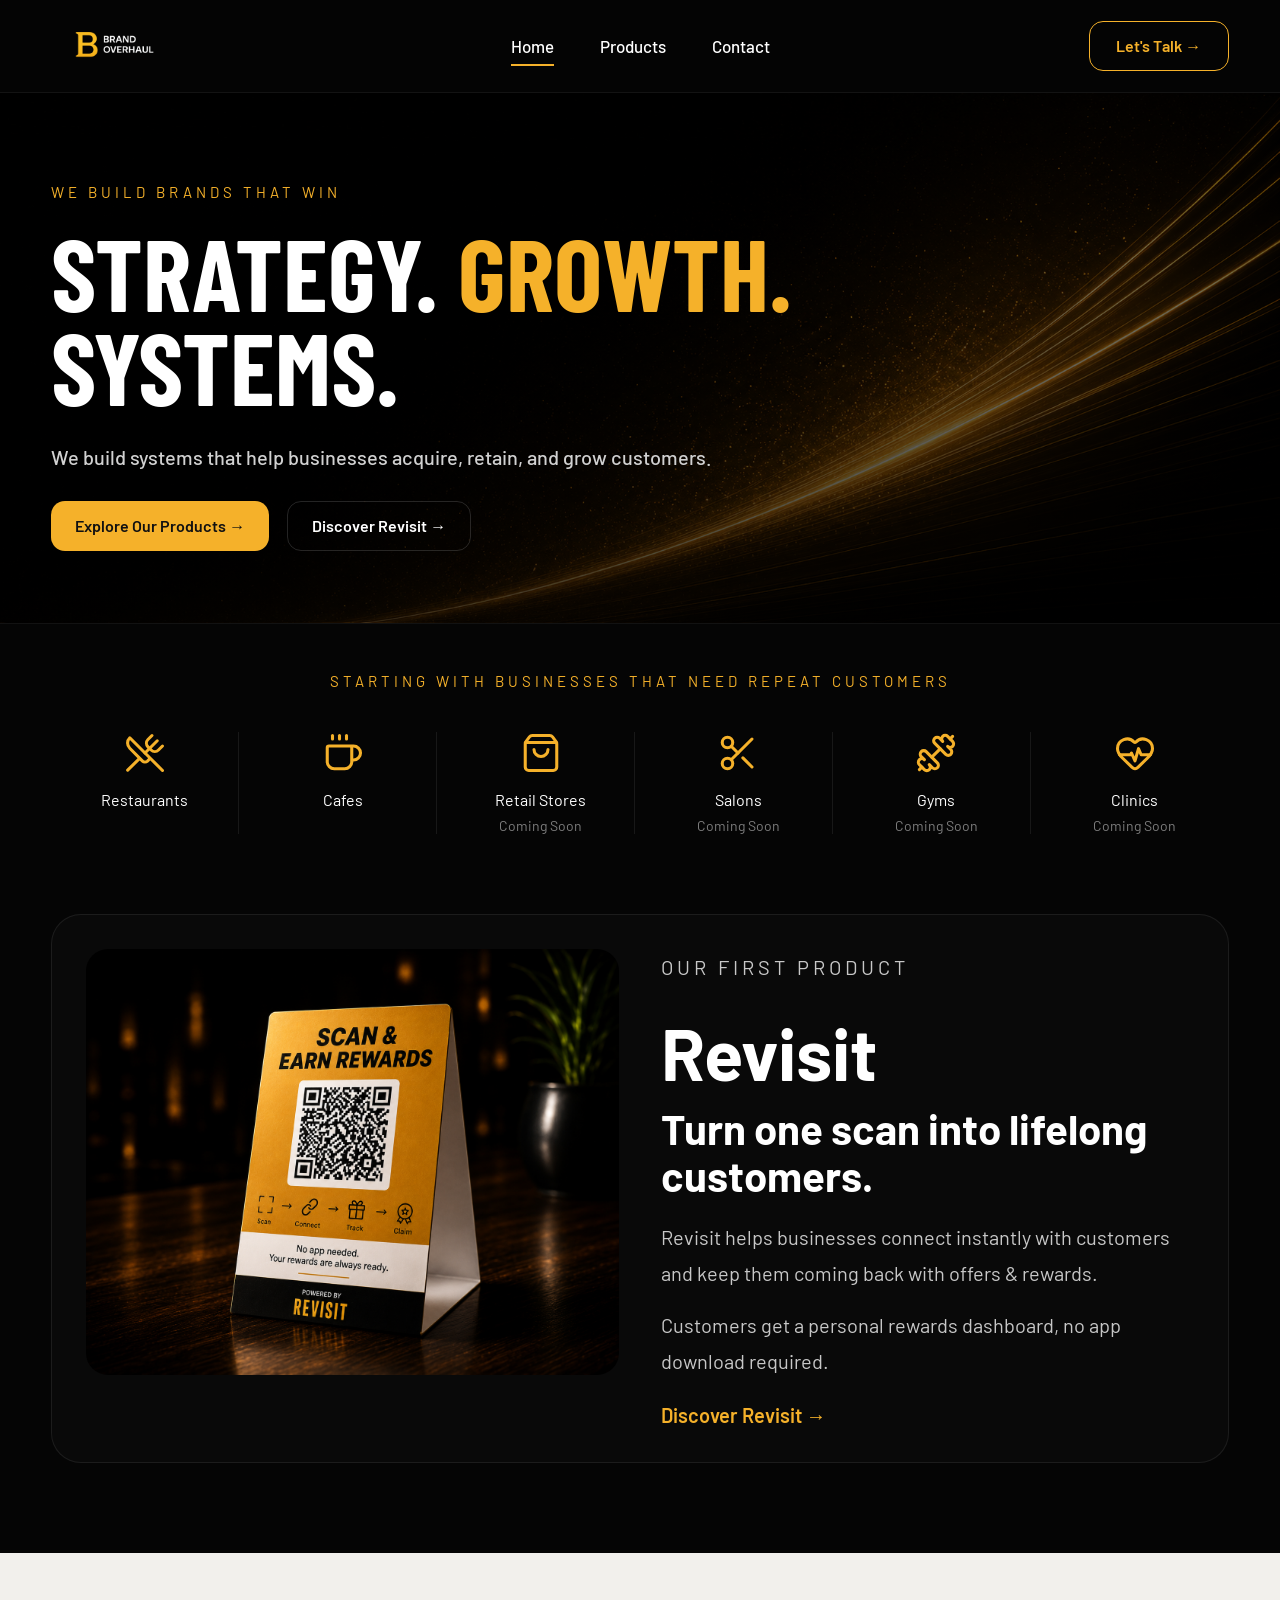
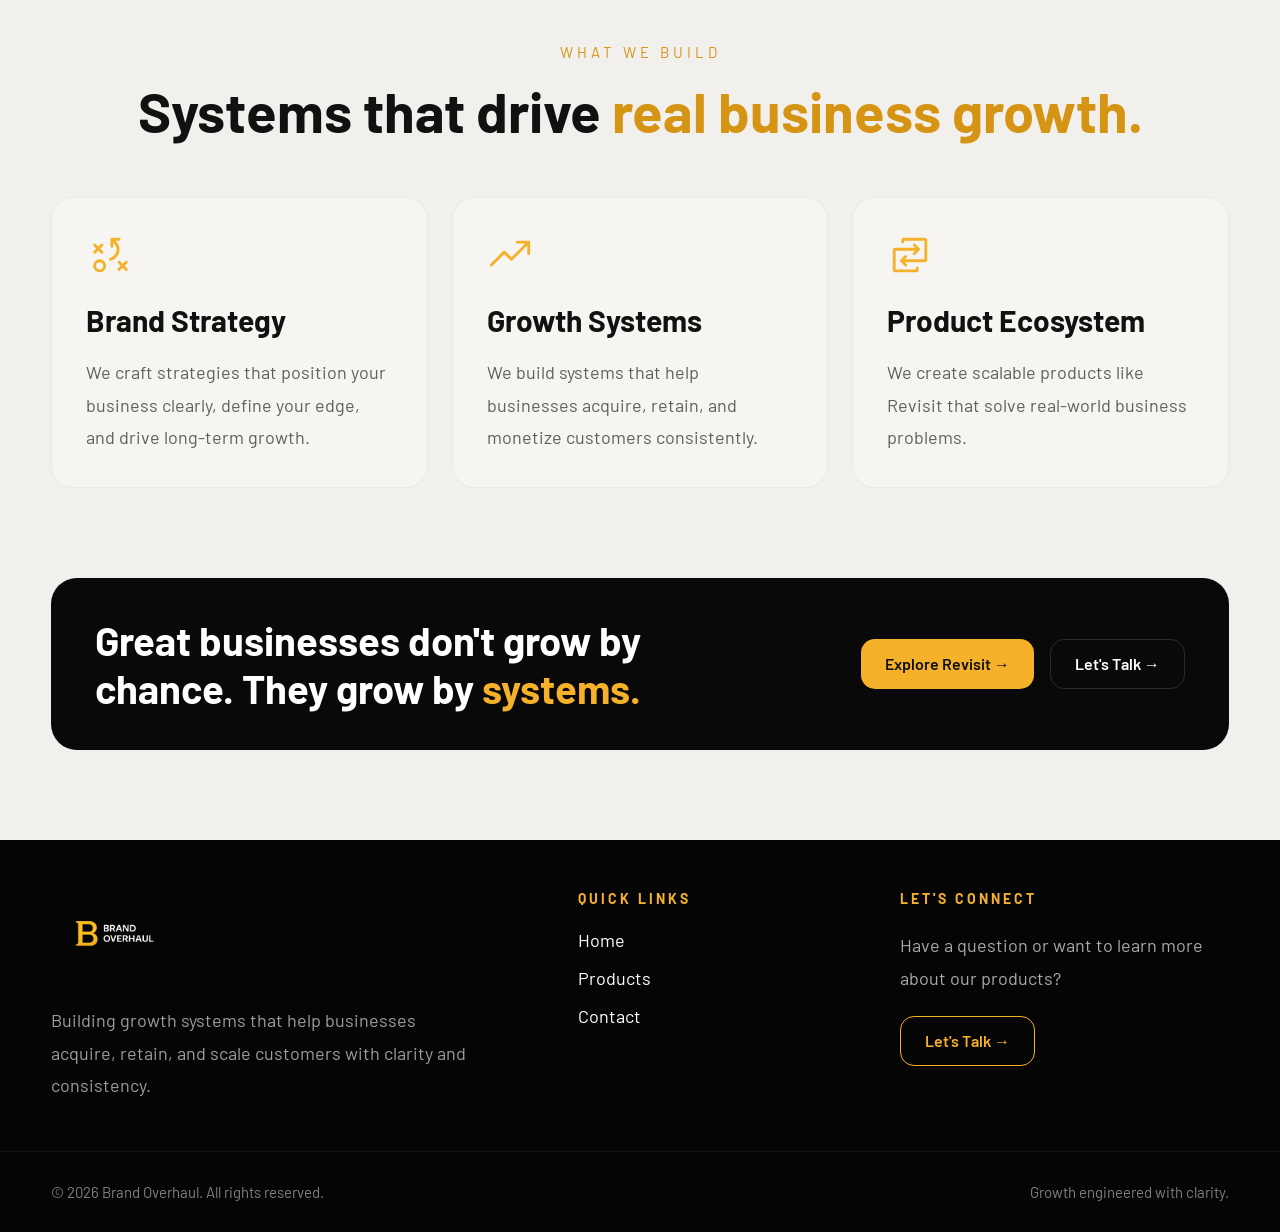
<file: index.html>
<!DOCTYPE html>
<html lang="en">

<head>
  <meta charset="UTF-8" />
  <meta name="viewport" content="width=device-width, initial-scale=1.0"/>

  <title>Brand Overhaul — Strategy. Growth. Systems.</title>

  <link rel="preconnect" href="https://fonts.googleapis.com">
  <link rel="preconnect" href="https://fonts.gstatic.com" crossorigin>

  <link href="https://fonts.googleapis.com/css2?family=Barlow:wght@400;500;600;700;800&family=Barlow+Condensed:wght@600;700;800&display=swap" rel="stylesheet">

  <link rel="stylesheet" href="styles.css">

</head>

<body>

  <!-- NAVBAR -->

  <header class="navbar">

    <div class="container nav-inner">

      <a href="index.html" class="logo">
        <img src="assets/logo.png" alt="Brand Overhaul">
      </a>

     <nav class="nav-links">
  <a href="index.html" class="active">Home</a>
  <a href="products.html">Products</a>
  <a href="contact.html">Contact</a>
</nav>

<button class="menu-toggle" id="menuToggle">

  <span></span>
  <span></span>
  <span></span>

</button>

<a href="contact.html" class="btn btn-outline">
  Let's Talk →
</a>

    </div>

  </header>

  <!-- MOBILE MENU -->

<div class="mobile-menu" id="mobileMenu">

  <div class="mobile-menu-inner">

    <a href="index.html">Home</a>

    <a href="products.html">Products</a>

    <a href="contact.html">Contact</a>

    <a href="contact.html" class="mobile-menu-cta">
      Let's Talk →
    </a>

  </div>

</div>

  <!-- HERO -->

  <section class="hero">

    <div class="container hero-inner">

      <div class="hero-content">

        <p class="eyebrow">
          WE BUILD BRANDS THAT WIN
        </p>

        <h1 class="hero-heading">
          STRATEGY.
          <span>GROWTH.</span>
          SYSTEMS.
        </h1>

        <p class="hero-sub">
          We build systems that help businesses
          acquire, retain, and grow customers.
        </p>

        <div class="hero-btns">

          <a href="products.html" class="btn btn-primary">
            Explore Our Products →
          </a>

          <a href="#revisit" class="btn btn-dark">
            Discover Revisit →
          </a>

        </div>

      </div>

    </div>

  </section>

  <!-- BUSINESS STRIP -->

  <section class="business-strip">

    <div class="container">

      <p class="strip-heading">
        STARTING WITH BUSINESSES THAT NEED REPEAT CUSTOMERS
      </p>

      <div class="business-grid">

        <div class="business-item">
          <img src="assets/icons/restaurant.svg" alt="">
          <p>Restaurants</p>
        </div>

        <div class="business-item">
          <img src="assets/icons/cafe.svg" alt="">
          <p>Cafes</p>
        </div>

        <div class="business-item">
          <img src="assets/icons/retail.svg" alt="">
          <p>Retail Stores</p>
          <span>Coming Soon</span>
        </div>

        <div class="business-item">
          <img src="assets/icons/salon.svg" alt="">
          <p>Salons</p>
          <span>Coming Soon</span>
        </div>

        <div class="business-item">
          <img src="assets/icons/gym.svg" alt="">
          <p>Gyms</p>
          <span>Coming Soon</span>
        </div>

        <div class="business-item">
          <img src="assets/icons/clinic.svg" alt="">
          <p>Clinics</p>
          <span>Coming Soon</span>
        </div>

      </div>

    </div>

  </section>

  <!-- REVISIT -->

  <section class="revisit-section" id="revisit">

    <div class="container">

      <div class="revisit-card">

        <div class="revisit-image">
          <img src="assets/qr.png" alt="Revisit QR">
        </div>

        <div class="revisit-content">

          <p class="eyebrow">
            OUR FIRST PRODUCT
          </p>

          <h2>Revisit</h2>

          <h3>
            Turn one scan into
            lifelong customers.
          </h3>

          <p>
            Revisit helps businesses connect instantly
            with customers and keep them coming back
            with offers & rewards.
          </p>

          <p>
            Customers get a personal rewards dashboard, no app download required.
          </p>

          <a href="products.html" class="gold-link">
            Discover Revisit →
          </a>

        </div>

      </div>

    </div>

  </section>

  <!-- WHAT WE BUILD -->

  <section class="what-we-build">

    <div class="container">

      <p class="section-label">
        WHAT WE BUILD
      </p>

      <h2 class="section-title">
        Systems that drive
        <span>real business growth.</span>
      </h2>

      <div class="build-grid">

        <div class="build-card">

          <img src="assets/icons/strategy.svg" alt="">

          <h3>Brand Strategy</h3>

          <p>
            We craft strategies that position your business clearly,
            define your edge, and drive long-term growth.
          </p>

        </div>

        <div class="build-card">

          <img src="assets/icons/growth.svg" alt="">

          <h3>Growth Systems</h3>

          <p>
            We build systems that help businesses acquire,
            retain, and monetize customers consistently.
          </p>

        </div>

        <div class="build-card">

          <img src="assets/icons/ecosystem.svg" alt="">

          <h3>Product Ecosystem</h3>

          <p>
            We create scalable products like Revisit
            that solve real-world business problems.
          </p>

        </div>

      </div>

    </div>

  </section>

  <!-- CTA -->

  <section class="cta-section">

    <div class="container">

      <div class="cta-box">

        <div class="cta-text">
          Great businesses don't grow by chance.
          They grow by <span>systems.</span>
        </div>

        <div class="cta-buttons">

          <a href="products.html" class="btn btn-primary">
            Explore Revisit →
          </a>

          <a href="contact.html" class="btn btn-dark">
            Let's Talk →
          </a>

        </div>

      </div>

    </div>

  </section>

  <!-- FOOTER -->

  <footer class="footer">

    <div class="container footer-grid">

      <div class="footer-brand">

        <img src="assets/logo.png" alt="">

        <p>
          Building growth systems that help businesses acquire,
          retain, and scale customers with clarity and consistency.
        </p>

      </div>

      <div class="footer-links">

        <h4>QUICK LINKS</h4>

        <a href="index.html">Home</a>
        <a href="products.html">Products</a>
        <a href="contact.html">Contact</a>

      </div>

      <div class="footer-contact">

        <h4>LET'S CONNECT</h4>

        <p>
          Have a question or want to learn more about our products?
        </p>

        <a href="contact.html" class="btn btn-outline small">
          Let's Talk →
        </a>

      </div>

    </div>

    <div class="footer-bottom">

      <div class="container footer-bottom-inner">

        <p>
          © 2026 Brand Overhaul. All rights reserved.
        </p>

        <p>
          Growth engineered with clarity.
        </p>

      </div>

    </div>

  </footer>

  <script>

const menuToggle = document.getElementById('menuToggle');
const mobileMenu = document.getElementById('mobileMenu');

if(menuToggle){

  menuToggle.addEventListener('click', () => {

    mobileMenu.classList.toggle('active');

  });

}

</script>

</body>
</html>
</file>
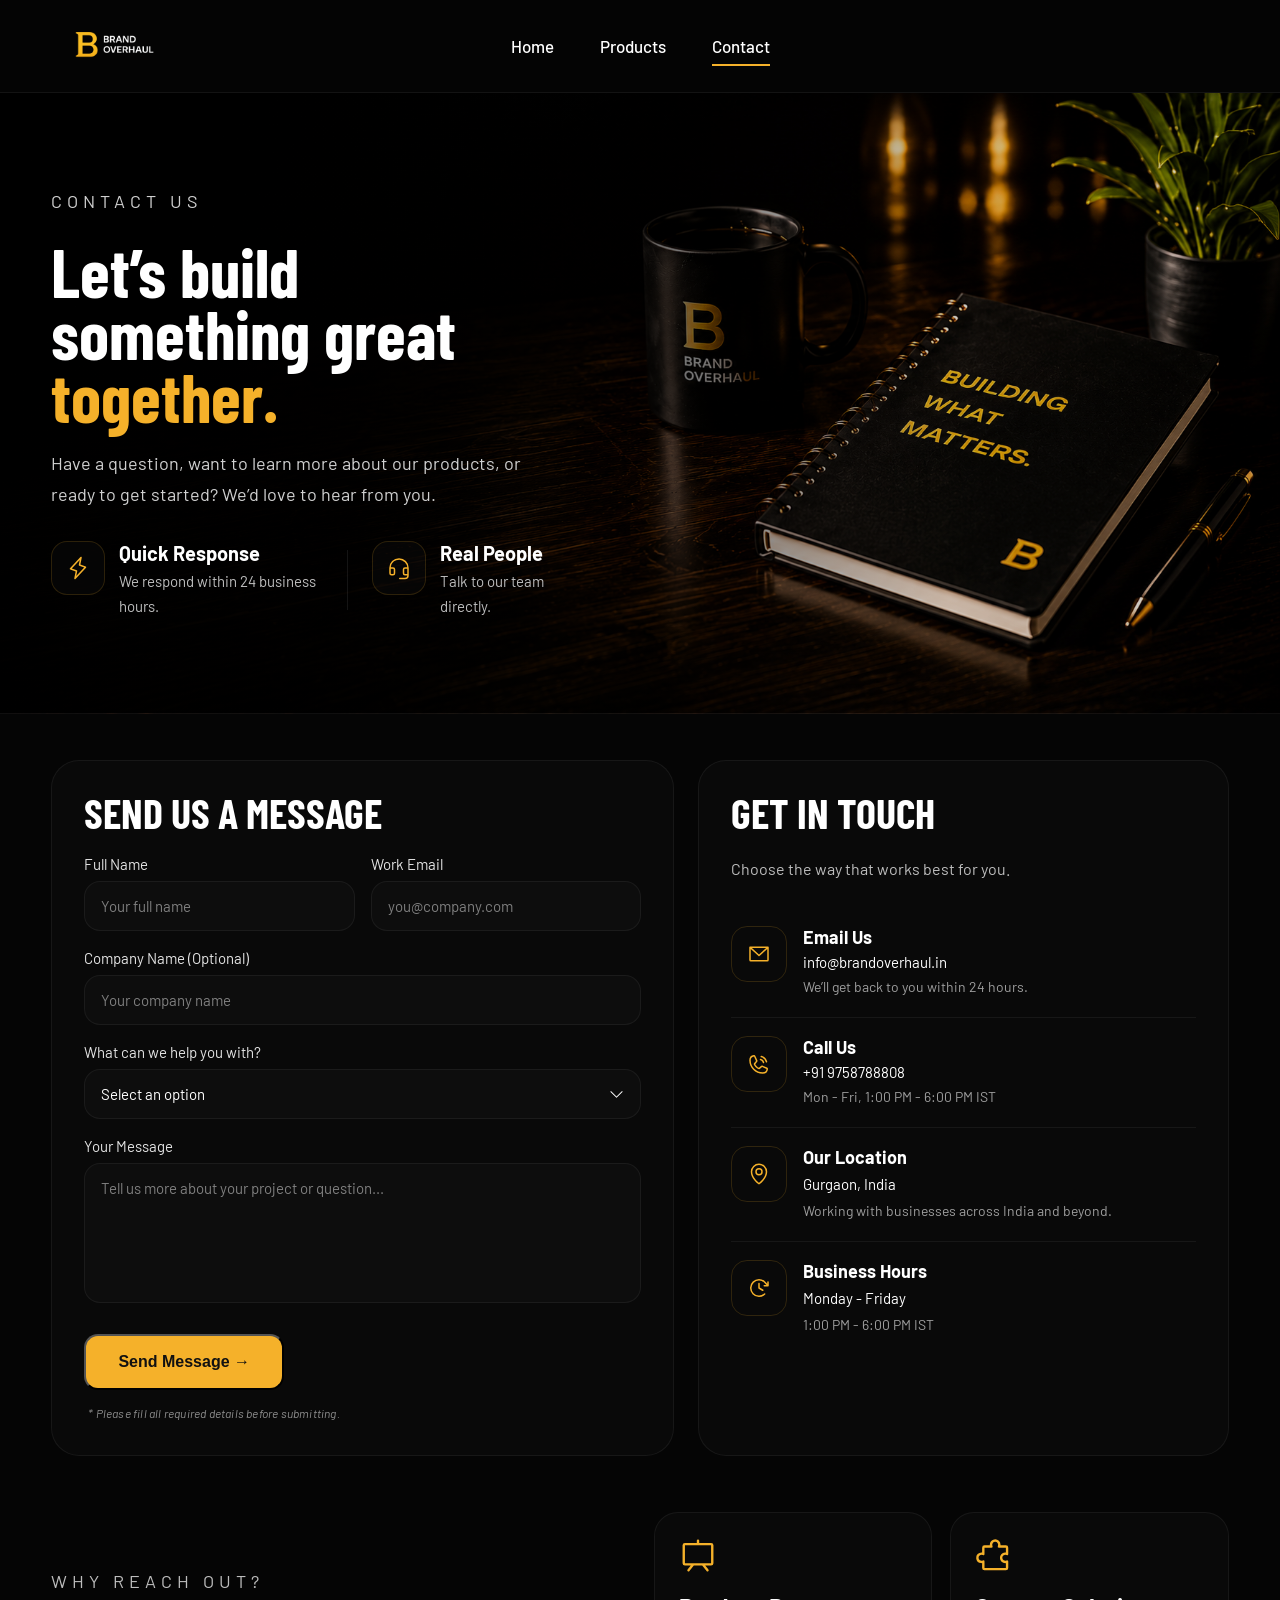
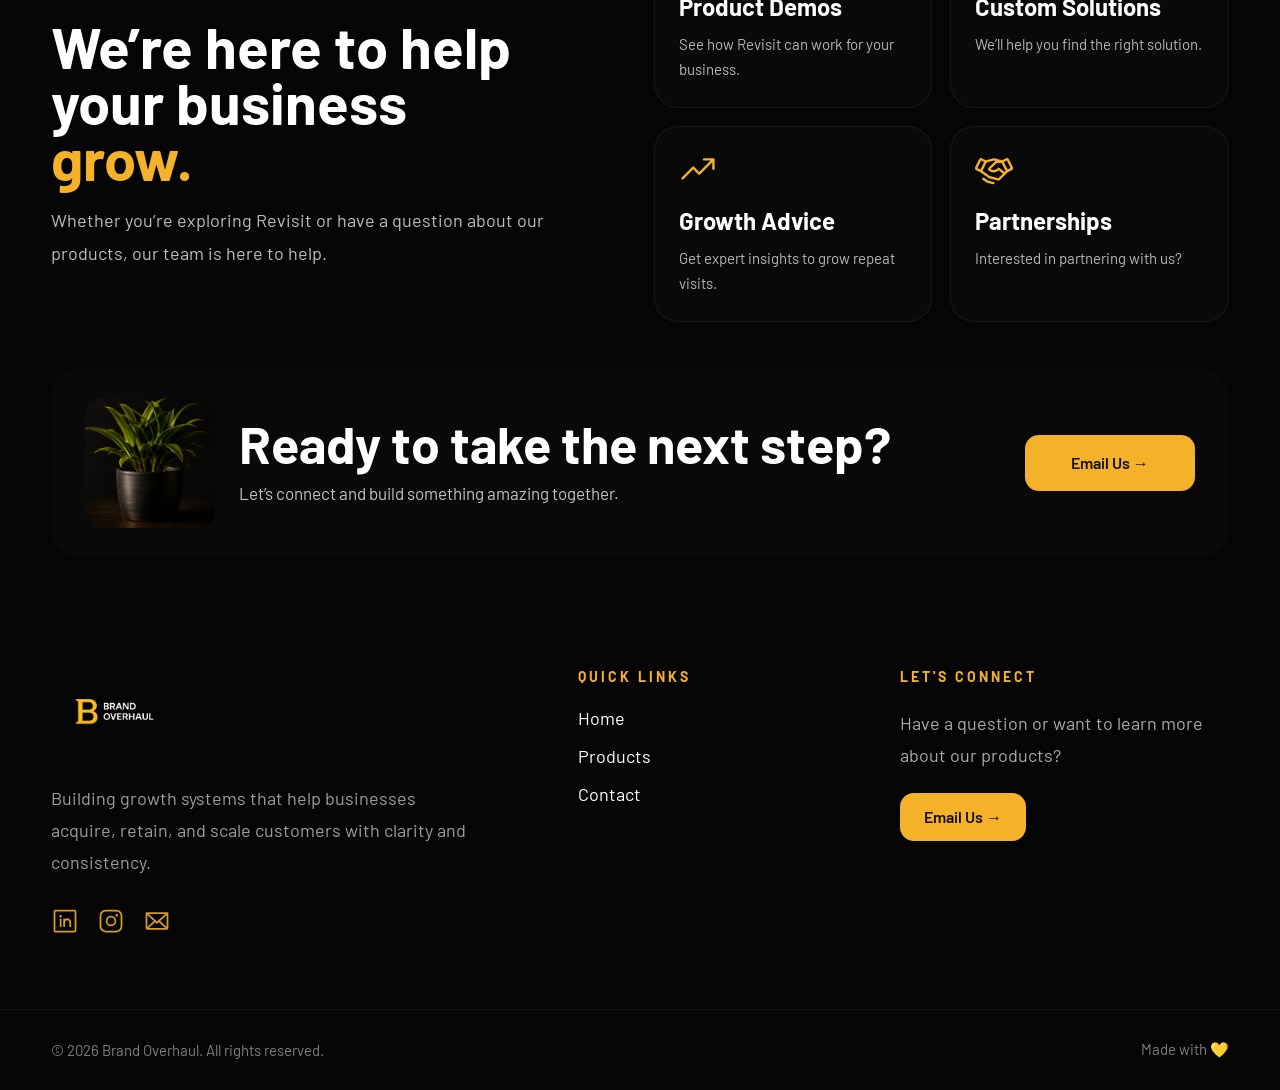
<file: contact.html>
<!DOCTYPE html>
<html lang="en">

<head>

  <meta charset="UTF-8" />
  <meta name="viewport" content="width=device-width, initial-scale=1.0" />

  <title>Contact – Brand Overhaul</title>

  <link rel="stylesheet" href="styles.css" />

  <link
    href="https://fonts.googleapis.com/css2?family=Barlow:wght@300;400;500;600;700&family=Barlow+Condensed:wght@500;600;700;800&display=swap"
    rel="stylesheet">

</head>

<body>

  <!-- NAVBAR -->

  <header class="navbar">

    <div class="container nav-inner">

      <a href="index.html" class="logo">
        <img src="assets/logo.png" alt="Brand Overhaul">
      </a>

      <nav class="nav-links">
  <a href="index.html">Home</a>
  <a href="products.html">Products</a>
  <a href="contact.html" class="active">Contact</a>
</nav>

<button class="menu-toggle" id="menuToggle">

  <span></span>
  <span></span>
  <span></span>

</button>

</div>

</header>

  <!-- MOBILE MENU -->

<div class="mobile-menu" id="mobileMenu">

  <div class="mobile-menu-inner">

    <a href="index.html">Home</a>

    <a href="products.html">Products</a>

    <a href="contact.html">Contact</a>

    <a href="contact.html" class="mobile-menu-cta">
      Let’s Talk →
    </a>

  </div>

</div>
  <!-- MOBILE MENU -->

<div class="mobile-menu" id="mobileMenu">

  <div class="mobile-menu-inner">

    <a href="index.html">Home</a>

    <a href="products.html">Products</a>

    <a href="contact.html">Contact</a>

    <a href="contact.html" class="mobile-menu-cta">
      Let’s Talk →
    </a>

  </div>

</div>

  <!-- HERO -->

  <section class="contact-hero">

    <div class="container contact-hero-grid">

      <div class="contact-hero-content">

        <p class="section-tag">
          CONTACT US
        </p>

        <h1>
          Let’s build<br>
          something great<br>
          <span>together.</span>
        </h1>

        <p>
          Have a question, want to learn more about our products,
          or ready to get started? We’d love to hear from you.
        </p>

        <div class="contact-hero-features">

          <div class="contact-feature">

            <div class="contact-feature-icon">
              <img src="assets/icons/contact-response.svg" alt="">
            </div>

            <div>
              <h4>Quick Response</h4>
              <span>
                We respond within 24 business hours.
              </span>
            </div>

          </div>

          <div class="contact-feature-divider"></div>

          <div class="contact-feature">

            <div class="contact-feature-icon">
              <img src="assets/icons/contact-team.svg" alt="">
            </div>

            <div>
              <h4>Real People</h4>
              <span>
                Talk to our team directly.
              </span>
            </div>

          </div>

        </div>

      </div>

    </div>

  </section>

  <!-- CONTACT FORM -->

  <section class="contact-main">

    <div class="container contact-main-grid">

      <!-- LEFT -->

      <div class="contact-form-box">

        <h2>SEND US A MESSAGE</h2>

        <form
          id="contactForm"
          action="https://formsubmit.co/info@brandoverhaul.in"
          method="POST">

          <input type="hidden" name="_captcha" value="false">

          <input
            type="hidden"
            name="_next"
            value="https://brandoverhaul.in/contact.html">

          <input
            type="hidden"
            name="_subject"
            value="New Brand Overhaul Contact Form Submission">

          <div class="contact-row">

            <div class="input-group">

              <label>Full Name</label>

              <input
                type="text"
                name="full-name"
                placeholder="Your full name"
                required>

            </div>

            <div class="input-group">

              <label>Work Email</label>

              <input
                type="email"
                name="email"
                placeholder="you@company.com"
                required>

            </div>

          </div>

          <div class="input-group">

            <label>Company Name (Optional)</label>

            <input
              type="text"
              name="company"
              placeholder="Your company name">

          </div>

          <div class="input-group">

            <label>What can we help you with?</label>

            <select
              name="service"
              required>

              <option value="">Select an option</option>

              <option>Revisit Demo</option>

              <option>Custom Solution</option>

              <option>Growth Consultation</option>

              <option>Partnership</option>

            </select>

          </div>

          <div class="input-group">

            <label>Your Message</label>

            <textarea
              name="message"
              placeholder="Tell us more about your project or question..."
              required></textarea>

          </div>

          <button
            id="submitBtn"
            type="submit"
            class="btn btn-primary">
            Send Message →
          </button>

          <p class="form-note">
            * Please fill all required details before submitting.
          </p>

        </form>

      </div>

      <!-- RIGHT -->

      <div class="contact-info-box">

        <h2>GET IN TOUCH</h2>

        <p class="contact-info-sub">
          Choose the way that works best for you.
        </p>

        <!-- ITEM -->

        <div class="contact-info-item">

          <div class="contact-info-icon">
            <img src="assets/icons/contact-email.svg" alt="">
          </div>

          <div>

            <h4>Email Us</h4>

            <a
              href="mailto:info@brandoverhaul.in"
              class="contact-link">
              info@brandoverhaul.in
            </a>

            <span>
              We’ll get back to you within 24 hours.
            </span>

          </div>

        </div>

        <!-- ITEM -->

        <div class="contact-info-item">

          <div class="contact-info-icon">
            <img src="assets/icons/contact-call.svg" alt="">
          </div>

          <div>

            <h4>Call Us</h4>

            <a
              href="tel:+919758788808"
              class="contact-link">
              +91 9758788808
            </a>

            <span>
              Mon - Fri, 1:00 PM - 6:00 PM IST
            </span>

          </div>

        </div>

        <!-- ITEM -->

        <div class="contact-info-item">

          <div class="contact-info-icon">
            <img src="assets/icons/contact-location.svg" alt="">
          </div>

          <div>

            <h4>Our Location</h4>

            <p>Gurgaon, India</p>

            <span>
              Working with businesses across India and beyond.
            </span>

          </div>

        </div>

        <!-- ITEM -->

        <div class="contact-info-item">

          <div class="contact-info-icon">
            <img src="assets/icons/contact-hours.svg" alt="">
          </div>

          <div>

            <h4>Business Hours</h4>

            <p>Monday - Friday</p>

            <span>
              1:00 PM - 6:00 PM IST
            </span>

          </div>

        </div>

      </div>

    </div>

  </section>

  <!-- WHY REACH OUT -->

  <section class="contact-reasons">

    <div class="container contact-reasons-grid">

      <!-- LEFT -->

      <div class="contact-reasons-content">

        <p class="section-tag">
          WHY REACH OUT?
        </p>

        <h2>
          We’re here to help<br>
          your business <span>grow.</span>
        </h2>

        <p>
          Whether you’re exploring Revisit or have a question
          about our products, our team is here to help.
        </p>

      </div>

      <!-- RIGHT -->

      <div class="contact-cards-grid">

        <div class="contact-card">

          <img src="assets/icons/contact-demo.svg" alt="">

          <h3>Product Demos</h3>

          <p>
            See how Revisit can work for your business.
          </p>

        </div>

        <div class="contact-card">

          <img src="assets/icons/contact-solutions.svg" alt="">

          <h3>Custom Solutions</h3>

          <p>
            We’ll help you find the right solution.
          </p>

        </div>

        <div class="contact-card">

          <img src="assets/icons/contact-growth.svg" alt="">

          <h3>Growth Advice</h3>

          <p>
            Get expert insights to grow repeat visits.
          </p>

        </div>

        <div class="contact-card">

          <img src="assets/icons/contact-partnership.svg" alt="">

          <h3>Partnerships</h3>

          <p>
            Interested in partnering with us?
          </p>

        </div>

      </div>

    </div>

  </section>

  <!-- CTA -->

  <section class="contact-cta">

    <div class="container contact-cta-box">

      <div class="contact-cta-left">

        <img
          src="assets/contact-cta.png"
          alt="Brand Overhaul">

        <div>

          <h2>
            Ready to take the next step?
          </h2>

          <p>
            Let’s connect and build something amazing together.
          </p>

        </div>

      </div>

      <a
        href="mailto:info@brandoverhaul.in"
        class="btn btn-primary">
        Email Us →
      </a>

    </div>

  </section>

  <!-- FOOTER -->

  <footer class="footer">

    <div class="container footer-grid">

      <!-- BRAND -->

      <div class="footer-brand">

        <img src="assets/logo.png" alt="Brand Overhaul">

        <p>
          Building growth systems that help businesses acquire,
          retain, and scale customers with clarity and consistency.
        </p>

        <div class="socials">

          <a href="#">
            <img src="assets/icons/linkedin.svg" alt="">
          </a>

          <a href="#">
            <img src="assets/icons/instagram.svg" alt="">
          </a>

          <a href="#">
            <img src="assets/icons/mail.svg" alt="">
          </a>

        </div>

      </div>

      <!-- LINKS -->

      <div class="footer-links">

        <h4>QUICK LINKS</h4>

        <a href="index.html">Home</a>

        <a href="products.html">Products</a>

        <a href="contact.html" class="active-footer">
          Contact
        </a>

      </div>

      <!-- CONTACT -->

      <div class="footer-contact">

        <h4>LET'S CONNECT</h4>

        <p>
          Have a question or want to learn more
          about our products?
        </p>

        <a
          href="mailto:info@brandoverhaul.in"
          class="btn btn-primary">
          Email Us →
        </a>

      </div>

    </div>

    <div class="footer-bottom">

      <div class="container footer-bottom-inner">

        <p>
          © 2026 Brand Overhaul. All rights reserved.
        </p>

        <p>
          Made with 💛
        </p>

      </div>

    </div>

  </footer>

  <script>

    const form = document.getElementById('contactForm');
    const submitBtn = document.getElementById('submitBtn');

    form.addEventListener('submit', function (e) {

      const requiredFields = form.querySelectorAll('[required]');
      let valid = true;

      requiredFields.forEach(field => {

        if (!field.value.trim()) {

          valid = false;
          field.style.borderColor = '#ff5c5c';

        } else {

          field.style.borderColor = 'rgba(255,255,255,.06)';

        }

      });

      if (!valid) {

        e.preventDefault();
        alert('Please fill all required details.');

      } else {

        submitBtn.innerHTML = 'Message Sent ✓';
        submitBtn.style.pointerEvents = 'none';

      }

    });

  </script>
  <script>

const menuToggle = document.getElementById('menuToggle');
const mobileMenu = document.getElementById('mobileMenu');

if(menuToggle){

  menuToggle.addEventListener('click', () => {

    mobileMenu.classList.toggle('active');

  });

}

</script>

</body>

</html>
</file>
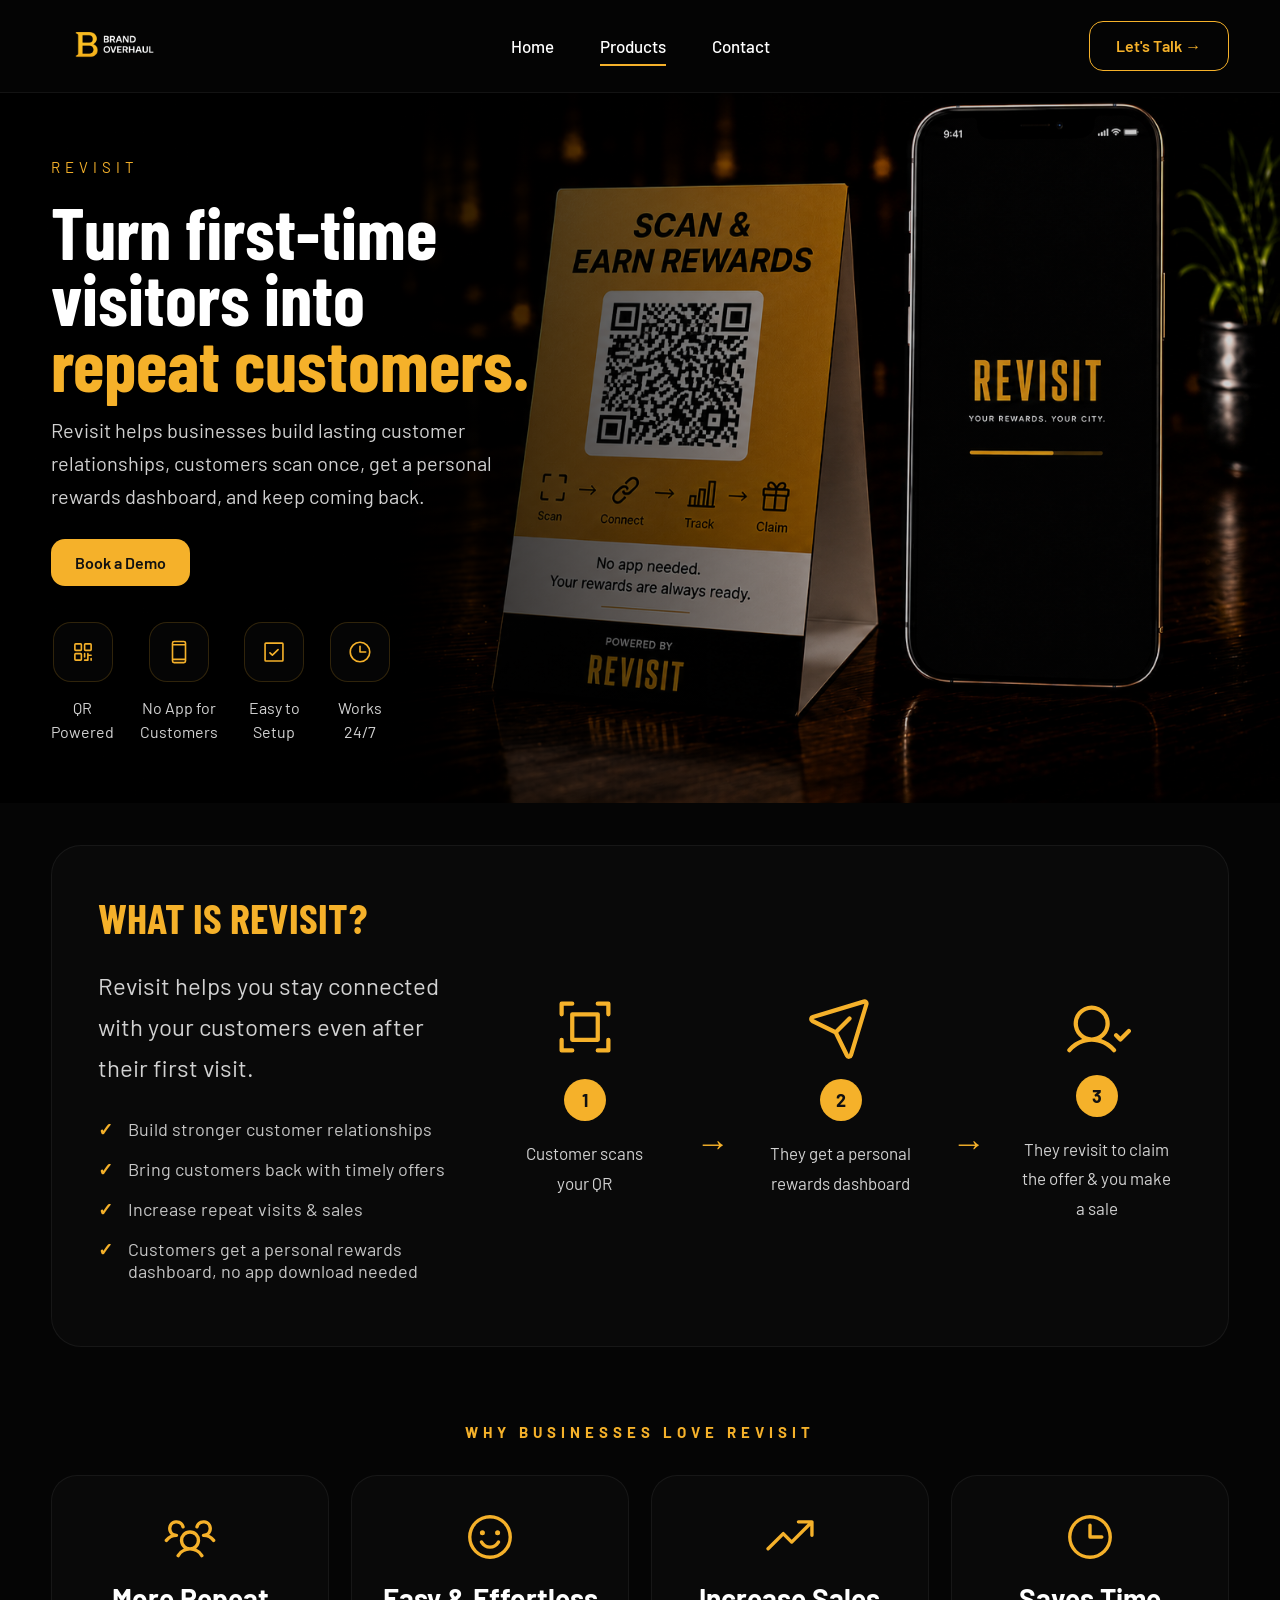
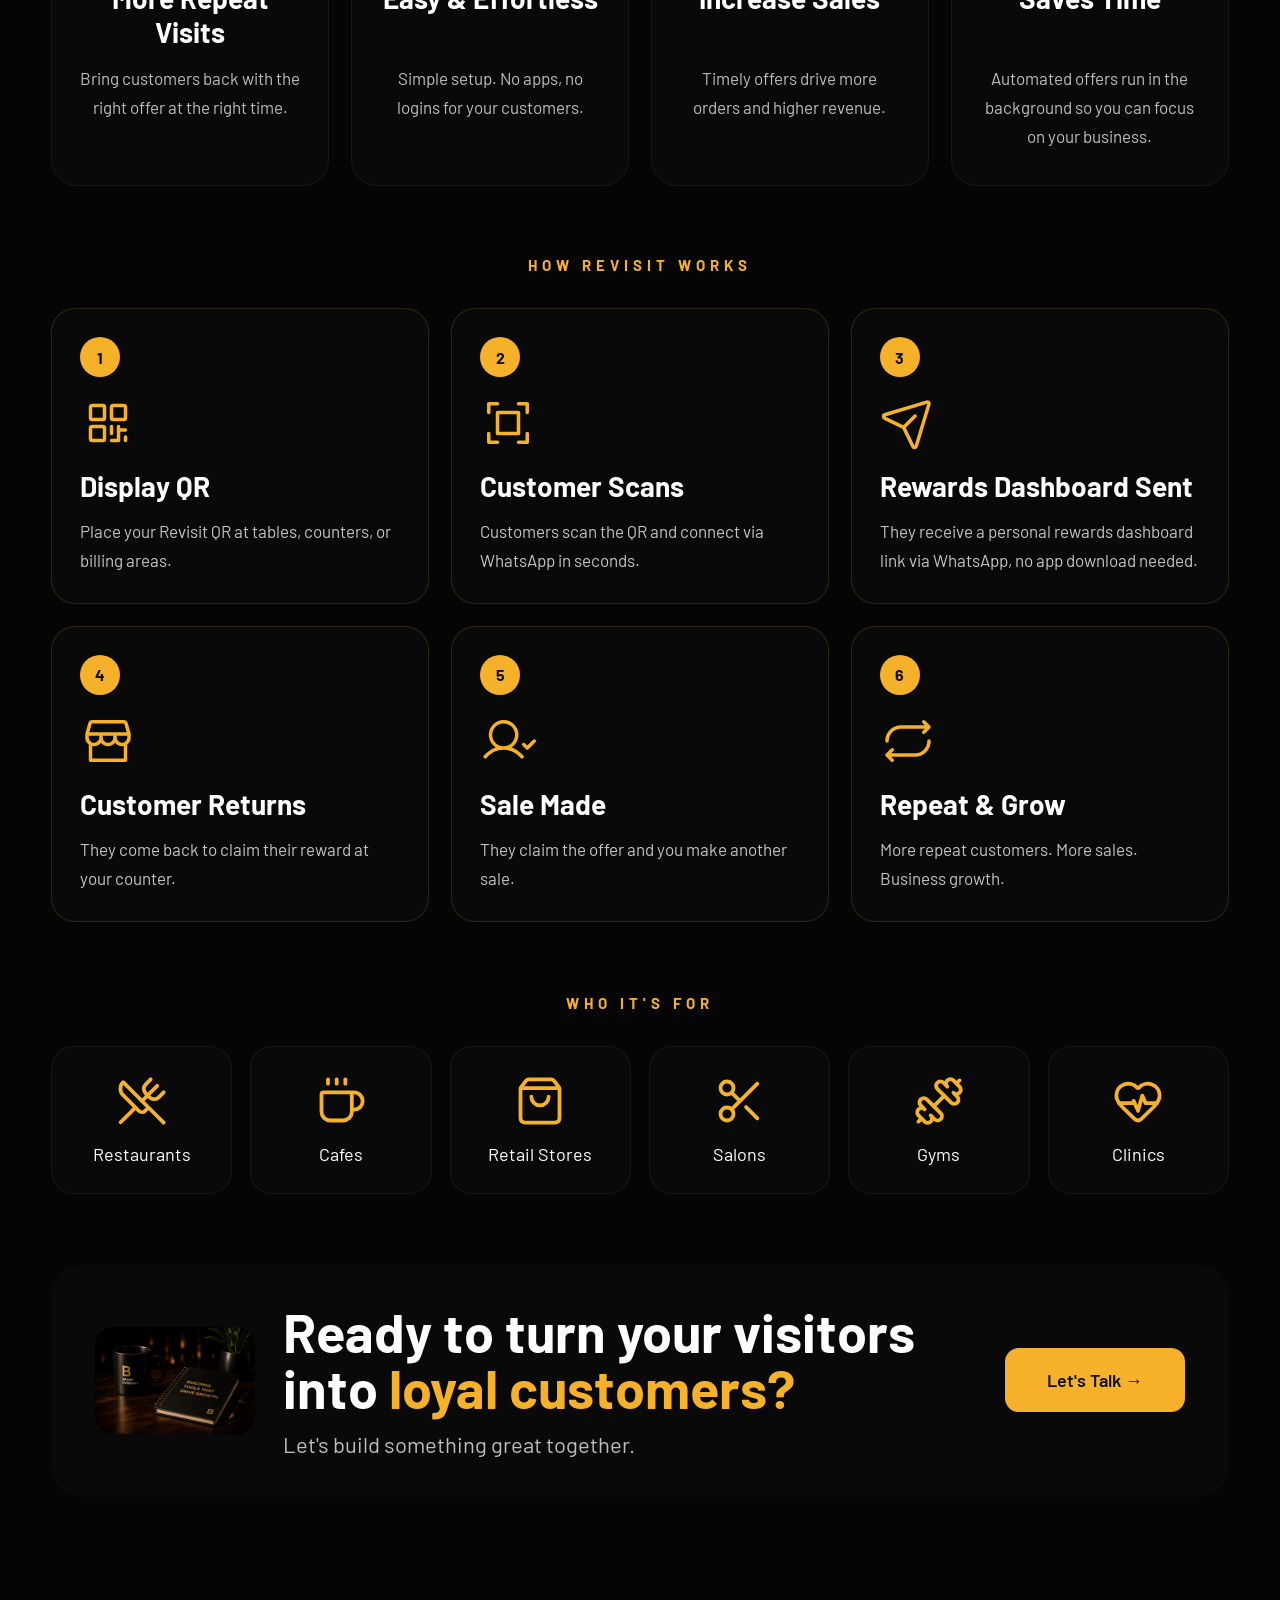
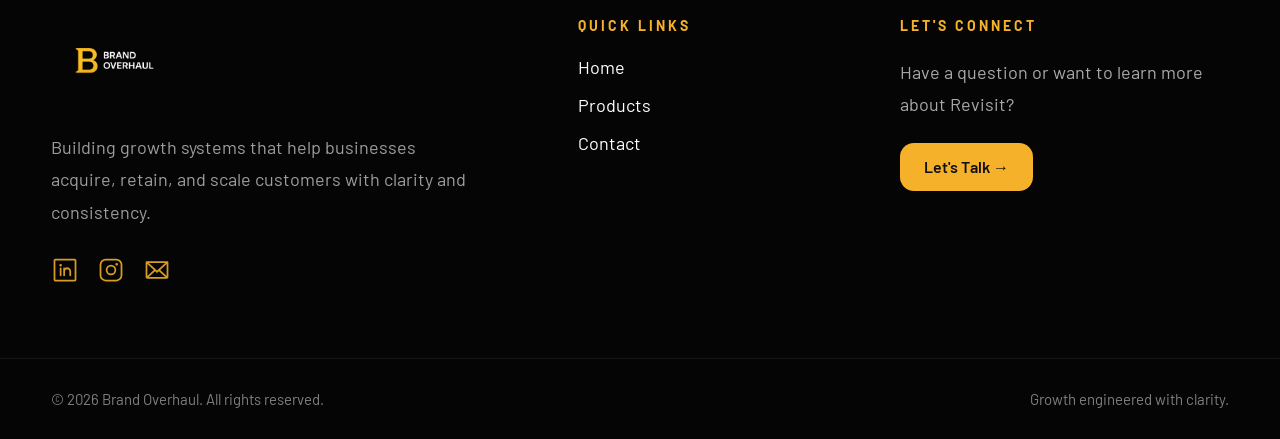
<file: products.html>
<!DOCTYPE html>
<html lang="en">

<head>

  <meta charset="UTF-8" />
  <meta name="viewport" content="width=device-width, initial-scale=1.0" />

  <title>Products – Brand Overhaul</title>

  <link rel="stylesheet" href="styles.css" />

  <link
    href="https://fonts.googleapis.com/css2?family=Barlow:wght@300;400;500;600;700&family=Barlow+Condensed:wght@500;600;700;800&display=swap"
    rel="stylesheet">

</head>

<body>

  <!-- NAVBAR -->

  <header class="navbar">

    <div class="container nav-inner">

      <a href="index.html" class="logo">
        <img src="assets/logo.png" alt="Brand Overhaul">
      </a>

      <nav class="nav-links">
  <a href="index.html">Home</a>
  <a href="products.html" class="active">Products</a>
  <a href="contact.html">Contact</a>
</nav>

<button class="menu-toggle" id="menuToggle">

  <span></span>
  <span></span>
  <span></span>

</button>

<a href="contact.html" class="btn btn-outline nav-btn">
  Let's Talk →
</a>

    </div>

  </header>

  <!-- MOBILE MENU -->

<div class="mobile-menu" id="mobileMenu">

  <div class="mobile-menu-inner">

    <a href="index.html">Home</a>

    <a href="products.html">Products</a>

    <a href="contact.html">Contact</a>

    <a href="contact.html" class="mobile-menu-cta">
      Let's Talk →
    </a>

  </div>

</div>

  <!-- HERO -->

  <section class="revisit-hero">

    <div class="container revisit-hero-grid">

      <div class="revisit-hero-content">

        <p class="section-tag">REVISIT</p>

        <h1>
          Turn first-time<br>
          visitors into<br>
          <span>repeat customers.</span>
        </h1>

        <p class="hero-description">
          Revisit helps businesses build lasting customer
          relationships, customers scan once, get a personal
          rewards dashboard, and keep coming back.
        </p>

        <a href="contact.html" class="btn btn-primary hero-cta">
          Book a Demo
        </a>

        <!-- MINI FEATURES -->

        <div class="hero-mini-features">

          <div class="mini-feature">

            <div class="mini-icon">
              <img src="assets/icons/revisit-step-qr.svg" alt="">
            </div>

            <p>
              QR<br>
              Powered
            </p>

          </div>

          <div class="mini-feature">

            <div class="mini-icon">
              <img src="assets/icons/no-app.svg" alt="">
            </div>

            <p>
              No App for<br>
              Customers
            </p>

          </div>

          <div class="mini-feature">

            <div class="mini-icon">
              <img src="assets/icons/setup.svg" alt="">
            </div>

            <p>
              Easy to<br>
              Setup
            </p>

          </div>

          <div class="mini-feature">

            <div class="mini-icon">
              <img src="assets/icons/clock.svg" alt="">
            </div>

            <p>
              Works<br>
              24/7
            </p>

          </div>

        </div>

      </div>

    </div>

  </section>

  <!-- WHAT IS REVISIT -->

  <section class="what-is-revisit">

    <div class="container what-is-grid">

      <!-- LEFT -->

      <div class="what-left">

        <h2>WHAT IS REVISIT?</h2>

        <p>
          Revisit helps you stay connected with your
          customers even after their first visit.
        </p>

        <ul>

          <li>Build stronger customer relationships</li>

          <li>Bring customers back with timely offers</li>

          <li>Increase repeat visits & sales</li>

          <li>Customers get a personal rewards dashboard, no app download needed</li>

        </ul>

      </div>

      <!-- RIGHT -->

      <div class="what-right">

        <div class="flow-step">

          <div class="flow-icon">
            <img src="assets/icons/revisit-step-scan.svg" alt="">
          </div>

          <div class="flow-number">1</div>

          <p>
            Customer scans<br>
            your QR
          </p>

        </div>

        <div class="flow-arrow">→</div>

        <div class="flow-step">

          <div class="flow-icon">
            <img src="assets/icons/revisit-step-offer.svg" alt="">
          </div>

          <div class="flow-number">2</div>

          <p>
            They get a personal<br>
            rewards dashboard
          </p>

        </div>

        <div class="flow-arrow">→</div>

        <div class="flow-step flow-step-3">

  <div class="flow-icon flow-icon-sale">
    <img src="assets/icons/revisit-step-sale.svg" alt="">
  </div>

  <div class="flow-number">3</div>

  <p>
    They revisit to claim<br>
    the offer & you make a sale
  </p>

</div>

      </div>

    </div>

  </section>

  <!-- WHY REVISIT -->

  <section class="why-revisit">

    <div class="container">

      <h2 class="section-center-title">
        WHY BUSINESSES LOVE REVISIT
      </h2>

      <div class="why-grid">

        <div class="why-card">

          <div class="why-icon">
            <img src="assets/icons/repeat.svg" alt="">
          </div>

          <h3>More Repeat Visits</h3>

          <p>
            Bring customers back with
            the right offer at the right time.
          </p>

        </div>

        <div class="why-card">

          <div class="why-icon">
            <img src="assets/icons/easy.svg" alt="">
          </div>

          <h3>Easy & Effortless</h3>

          <p>
            Simple setup. No apps,
            no logins for your customers.
          </p>

        </div>

        <div class="why-card">

          <div class="why-icon">
            <img src="assets/icons/growth.svg" alt="">
          </div>

          <h3>Increase Sales</h3>

          <p>
            Timely offers drive more
            orders and higher revenue.
          </p>

        </div>

        <div class="why-card">

          <div class="why-icon">
            <img src="assets/icons/time.svg" alt="">
          </div>

          <h3>Saves Time</h3>

          <p>
            Automated offers run in the
            background so you can focus on
            your business.
          </p>

        </div>

      </div>

    </div>

  </section>

  <!-- HOW IT WORKS -->

  <section class="how-it-works">

    <div class="container">

      <h2 class="section-center-title">
        HOW REVISIT WORKS
      </h2>

      <div class="steps-grid">

        <!-- STEP 1 -->

        <div class="step-card">

          <div class="step-number">1</div>

          <div class="step-icon">
            <img src="assets/icons/revisit-step-qr.svg" alt="">
          </div>

          <h3>Display QR</h3>

          <p>
            Place your Revisit QR
            at tables, counters,
            or billing areas.
          </p>

        </div>

        <!-- STEP 2 -->

        <div class="step-card">

          <div class="step-number">2</div>

          <div class="step-icon">
            <img src="assets/icons/revisit-step-scan.svg" alt="">
          </div>

          <h3>Customer Scans</h3>

          <p>
            Customers scan the QR
            and connect via WhatsApp
            in seconds.
          </p>

        </div>

        <!-- STEP 3 -->

        <div class="step-card">

          <div class="step-number">3</div>

          <div class="step-icon">
            <img src="assets/icons/revisit-step-offer.svg" alt="">
          </div>

          <h3>Rewards Dashboard Sent</h3>

          <p>
            They receive a personal rewards
            dashboard link via WhatsApp,
            no app download needed.
          </p>

        </div>

        <!-- STEP 4 -->

        <div class="step-card">

          <div class="step-number">4</div>

          <div class="step-icon">
            <img src="assets/icons/revisit-step-return.svg" alt="">
          </div>

          <h3>Customer Returns</h3>

          <p>
            They come back to claim
            their reward at your counter.
          </p>

        </div>

        <!-- STEP 5 -->

        <div class="step-card">

          <div class="step-number">5</div>

          <div class="step-icon">
            <img src="assets/icons/revisit-step-sale.svg" alt="">
          </div>

          <h3>Sale Made</h3>

          <p>
            They claim the offer
            and you make another sale.
          </p>

        </div>

        <!-- STEP 6 -->

        <div class="step-card">

          <div class="step-number">6</div>

          <div class="step-icon">
            <img src="assets/icons/revisit-step-growth.svg" alt="">
          </div>

          <h3>Repeat & Grow</h3>

          <p>
            More repeat customers.
            More sales. Business growth.
          </p>

        </div>

      </div>

    </div>

  </section>

  <!-- WHO IT'S FOR -->

  <section class="who-its-for">

    <div class="container">

      <h2 class="section-center-title">
        WHO IT'S FOR
      </h2>

      <div class="industry-grid">

        <div class="industry-card">
          <img src="assets/icons/restaurant.svg" alt="">
          <p>Restaurants</p>
        </div>

        <div class="industry-card">
          <img src="assets/icons/cafe.svg" alt="">
          <p>Cafes</p>
        </div>

        <div class="industry-card">
          <img src="assets/icons/retail.svg" alt="">
          <p>Retail Stores</p>
        </div>

        <div class="industry-card">
          <img src="assets/icons/salon.svg" alt="">
          <p>Salons</p>
        </div>

        <div class="industry-card">
          <img src="assets/icons/gym.svg" alt="">
          <p>Gyms</p>
        </div>

        <div class="industry-card">
          <img src="assets/icons/clinic.svg" alt="">
          <p>Clinics</p>
        </div>

      </div>

    </div>

  </section>

  <!-- CTA -->

  <section class="products-cta">

    <div class="container cta-box-products">

      <div class="cta-left">

        <img src="assets/mug-book.png" alt="Brand Overhaul">

        <div>

          <h2>
            Ready to turn your visitors
            into <span>loyal customers?</span>
          </h2>

          <p>
            Let's build something great together.
          </p>

        </div>

      </div>

      <a href="contact.html" class="btn btn-primary">
        Let's Talk →
      </a>

    </div>

  </section>

  <!-- FOOTER -->

  <footer class="footer">

    <div class="container footer-grid">

      <div class="footer-brand">

        <img src="assets/logo.png" alt="Brand Overhaul">

        <p>
          Building growth systems that help
          businesses acquire, retain, and scale
          customers with clarity and consistency.
        </p>

        <div class="socials">

          <a href="#">
            <img src="assets/icons/linkedin.svg" alt="">
          </a>

          <a href="#">
            <img src="assets/icons/instagram.svg" alt="">
          </a>

          <a href="#">
            <img src="assets/icons/mail.svg" alt="">
          </a>

        </div>

      </div>

      <div class="footer-links">

        <h4>QUICK LINKS</h4>

        <a href="index.html">Home</a>

        <a href="products.html" class="active-footer">
          Products
        </a>

        <a href="contact.html">Contact</a>

      </div>

      <div class="footer-contact">

        <h4>LET'S CONNECT</h4>

        <p>
          Have a question or want to
          learn more about Revisit?
        </p>

        <a href="contact.html" class="btn btn-primary">
          Let's Talk →
        </a>

      </div>

    </div>

    <div class="footer-bottom">

      <div class="container footer-bottom-inner">

        <p>
          © 2026 Brand Overhaul. All rights reserved.
        </p>

        <p>
          Growth engineered with clarity.
        </p>

      </div>

    </div>

  </footer>

  <script>

const menuToggle = document.getElementById('menuToggle');
const mobileMenu = document.getElementById('mobileMenu');

if(menuToggle){

  menuToggle.addEventListener('click', () => {

    mobileMenu.classList.toggle('active');

  });

}

</script>

</body>

</html>
</file>
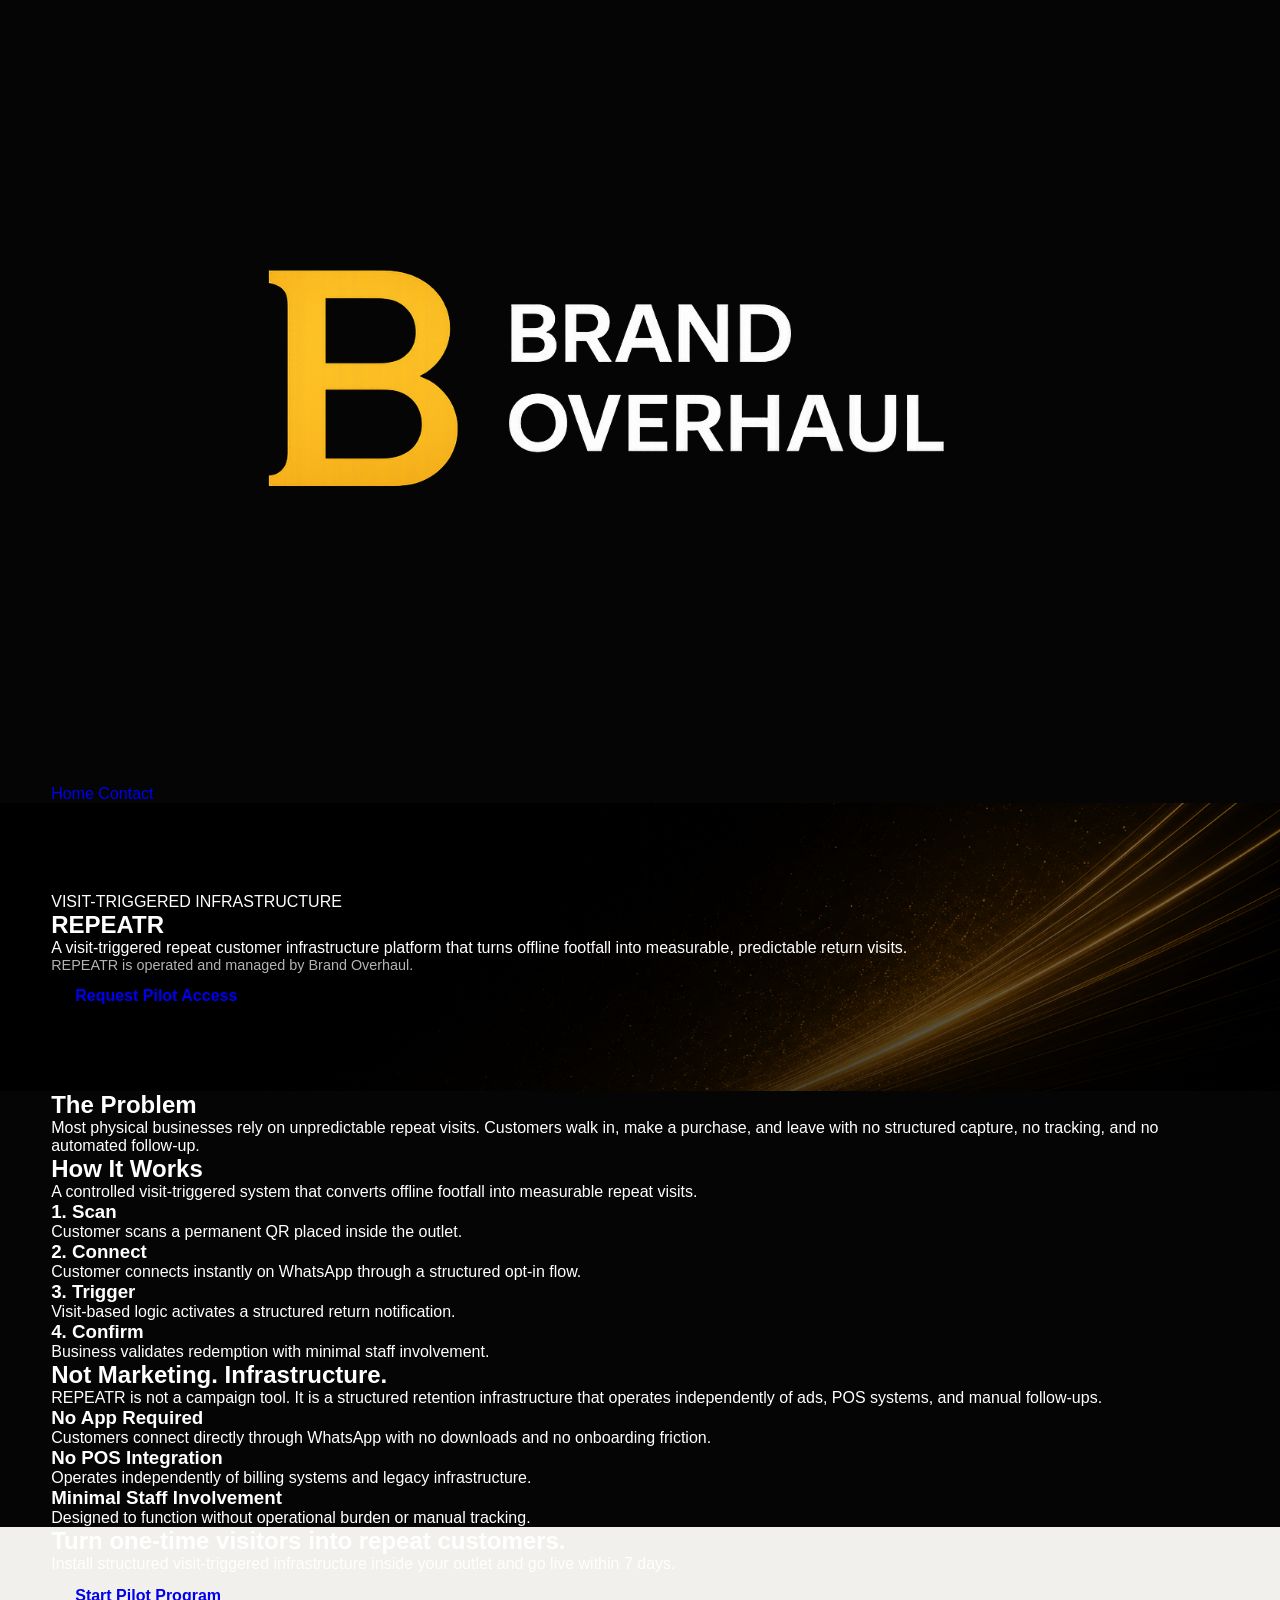
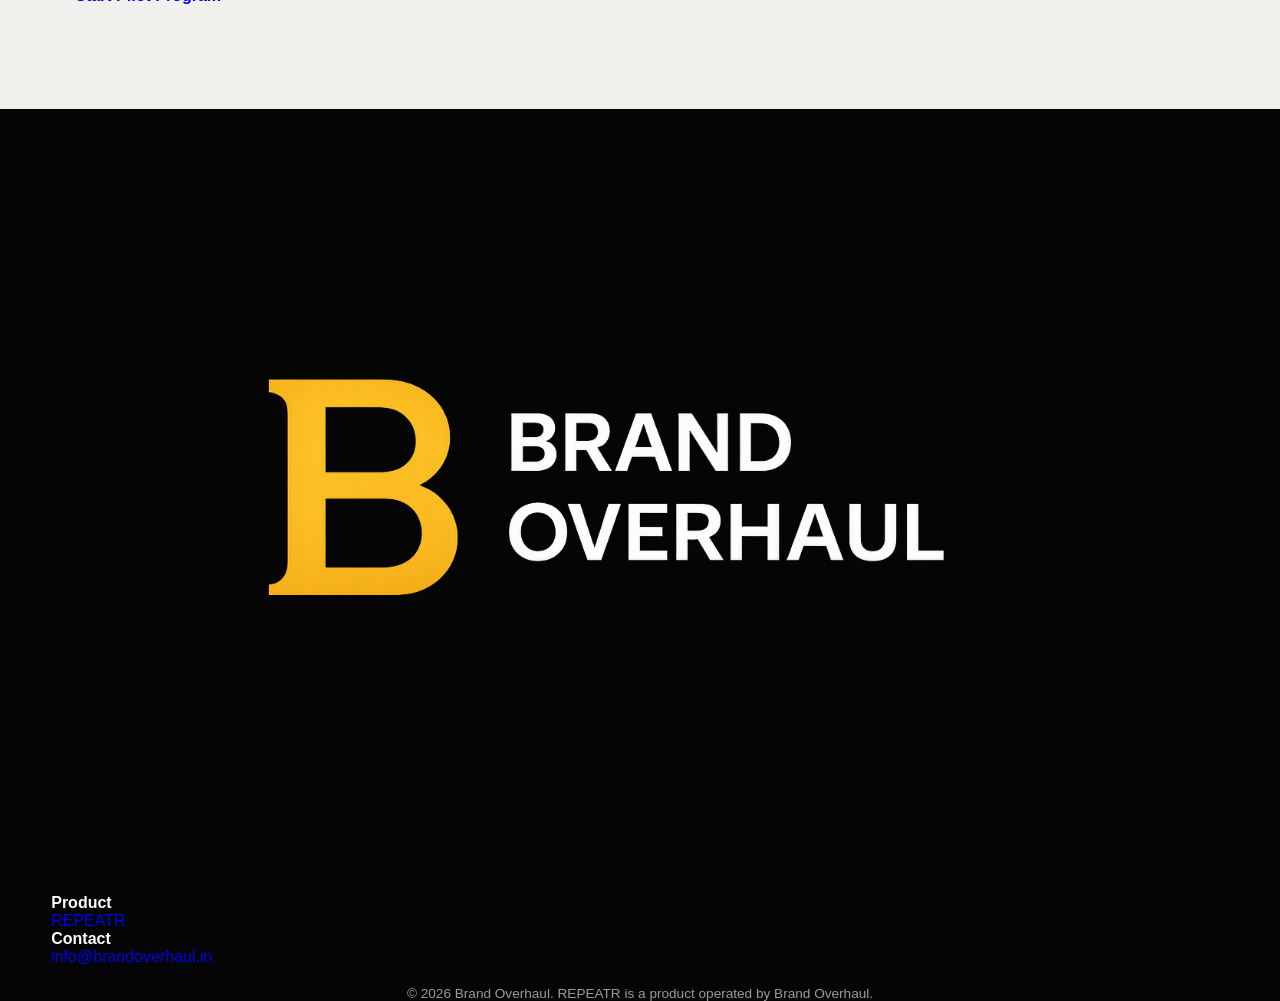
<file: repeatr.html>
<!DOCTYPE html>
<html lang="en">
<head>
  <meta charset="UTF-8" />
  <meta name="viewport" content="width=device-width, initial-scale=1.0" />
  <title>REPEATR — Visit-Triggered Infrastructure</title>
  <meta name="description" content="REPEATR is a visit-triggered repeat customer infrastructure platform operated by Brand Overhaul. Built for cafés and retail outlets to increase measurable repeat visits." />
  <link rel="stylesheet" href="styles.css" />
</head>
<body>

  <!-- HEADER -->
  <header class="header">
    <div class="container header__inner">
      <a href="index.html" class="header__logo">
        <img src="assets/logo.png" alt="Brand Overhaul" />
      </a>

      <nav class="header__nav">
        <a href="index.html" class="header__link">Home</a>
        <a href="mailto:info@brandoverhaul.in" class="header__link">Contact</a>
      </nav>
    </div>
  </header>

  <!-- HERO -->
  <section class="hero hero--dark">
    <div class="container hero__inner">

      <p class="hero__eyebrow">
        VISIT-TRIGGERED INFRASTRUCTURE
      </p>

      <h1 class="hero__title">
        REPEATR
      </h1>

      <p class="hero__subtitle">
        A visit-triggered repeat customer infrastructure platform that turns offline footfall into measurable, predictable return visits.
      </p>

      <p class="hero__subtitle hero__subtitle--tight" style="opacity: 0.7; font-size: 0.9rem;">
        REPEATR is operated and managed by Brand Overhaul.
      </p>

      <a href="mailto:info@brandoverhaul.in" class="btn btn--primary">
        Request Pilot Access
      </a>

    </div>
  </section>

  <!-- THE PROBLEM -->
  <section class="section section--tinted problem-section">
    <div class="container text-center">
      
      <h2>The Problem</h2>

      <p class="section__subtitle">
        Most physical businesses rely on unpredictable repeat visits. Customers walk in, make a purchase, and leave with no structured capture, no tracking, and no automated follow-up.
      </p>

    </div>
  </section>

  <!-- HOW IT WORKS -->
  <section class="section how-section">
    <div class="container text-center">

      <h2>How It Works</h2>

      <p class="section__subtitle">
        A controlled visit-triggered system that converts offline footfall into measurable repeat visits.
      </p>

      <div class="glass-grid revisit-steps">

        <div class="glass-card">
          <h3>1. Scan</h3>
          <p>
            Customer scans a permanent QR placed inside the outlet.
          </p>
        </div>

        <div class="glass-card">
          <h3>2. Connect</h3>
          <p>
            Customer connects instantly on WhatsApp through a structured opt-in flow.
          </p>
        </div>

        <div class="glass-card">
          <h3>3. Trigger</h3>
          <p>
            Visit-based logic activates a structured return notification.
          </p>
        </div>

        <div class="glass-card">
          <h3>4. Confirm</h3>
          <p>
            Business validates redemption with minimal staff involvement.
          </p>
        </div>

      </div>

    </div>
  </section>

  <!-- INFRASTRUCTURE POSITIONING -->
  <section class="section hero--dark infra-section">
    <div class="container text-center">

      <h2>Not Marketing. Infrastructure.</h2>

      <p class="section__subtitle infra-subtitle">
        REPEATR is not a campaign tool. It is a structured retention infrastructure that operates independently of ads, POS systems, and manual follow-ups.
      </p>

      <div class="glass-grid infra-grid">

        <div class="glass-card infra-card">
          <h3>No App Required</h3>
          <p>
            Customers connect directly through WhatsApp with no downloads and
            no onboarding friction.
          </p>
        </div>

        <div class="glass-card infra-card">
          <h3>No POS Integration</h3>
          <p>
            Operates independently of billing systems and legacy infrastructure.
          </p>
        </div>

        <div class="glass-card infra-card">
          <h3>Minimal Staff Involvement</h3>
          <p>
            Designed to function without operational burden or manual tracking.
          </p>
        </div>

      </div>

    </div>
  </section>

  <!-- FINAL CTA -->
  <section class="section cta-section">
    <div class="container text-center">

      <h2 class="cta-title">
        Turn one-time visitors into repeat customers.
      </h2>

      <p class="cta-subtitle">
        Install structured visit-triggered infrastructure inside your outlet and go live within 7 days.
      </p>

      <a href="mailto:info@brandoverhaul.in" class="btn btn--dark-cta">
        Start Pilot Program
      </a>

    </div>
  </section>

  <!-- FOOTER -->
  <footer class="footer footer--tight">
    <div class="container footer__grid">

      <div>
        <img src="assets/logo.png" class="footer__logo" alt="Brand Overhaul" />
      </div>

      <div>
        <h4>Product</h4>
        <a href="repeatr.html">REPEATR</a>
      </div>

      <div>
        <h4>Contact</h4>
        <a href="mailto:info@brandoverhaul.in">info@brandoverhaul.in</a>
      </div>

    </div>

    <div style="text-align:center; margin-top:20px; opacity:0.6; font-size:0.85rem;">
      © 2026 Brand Overhaul. REPEATR is a product operated by Brand Overhaul.
    </div>

  </footer>

</body>
</html>
</file>
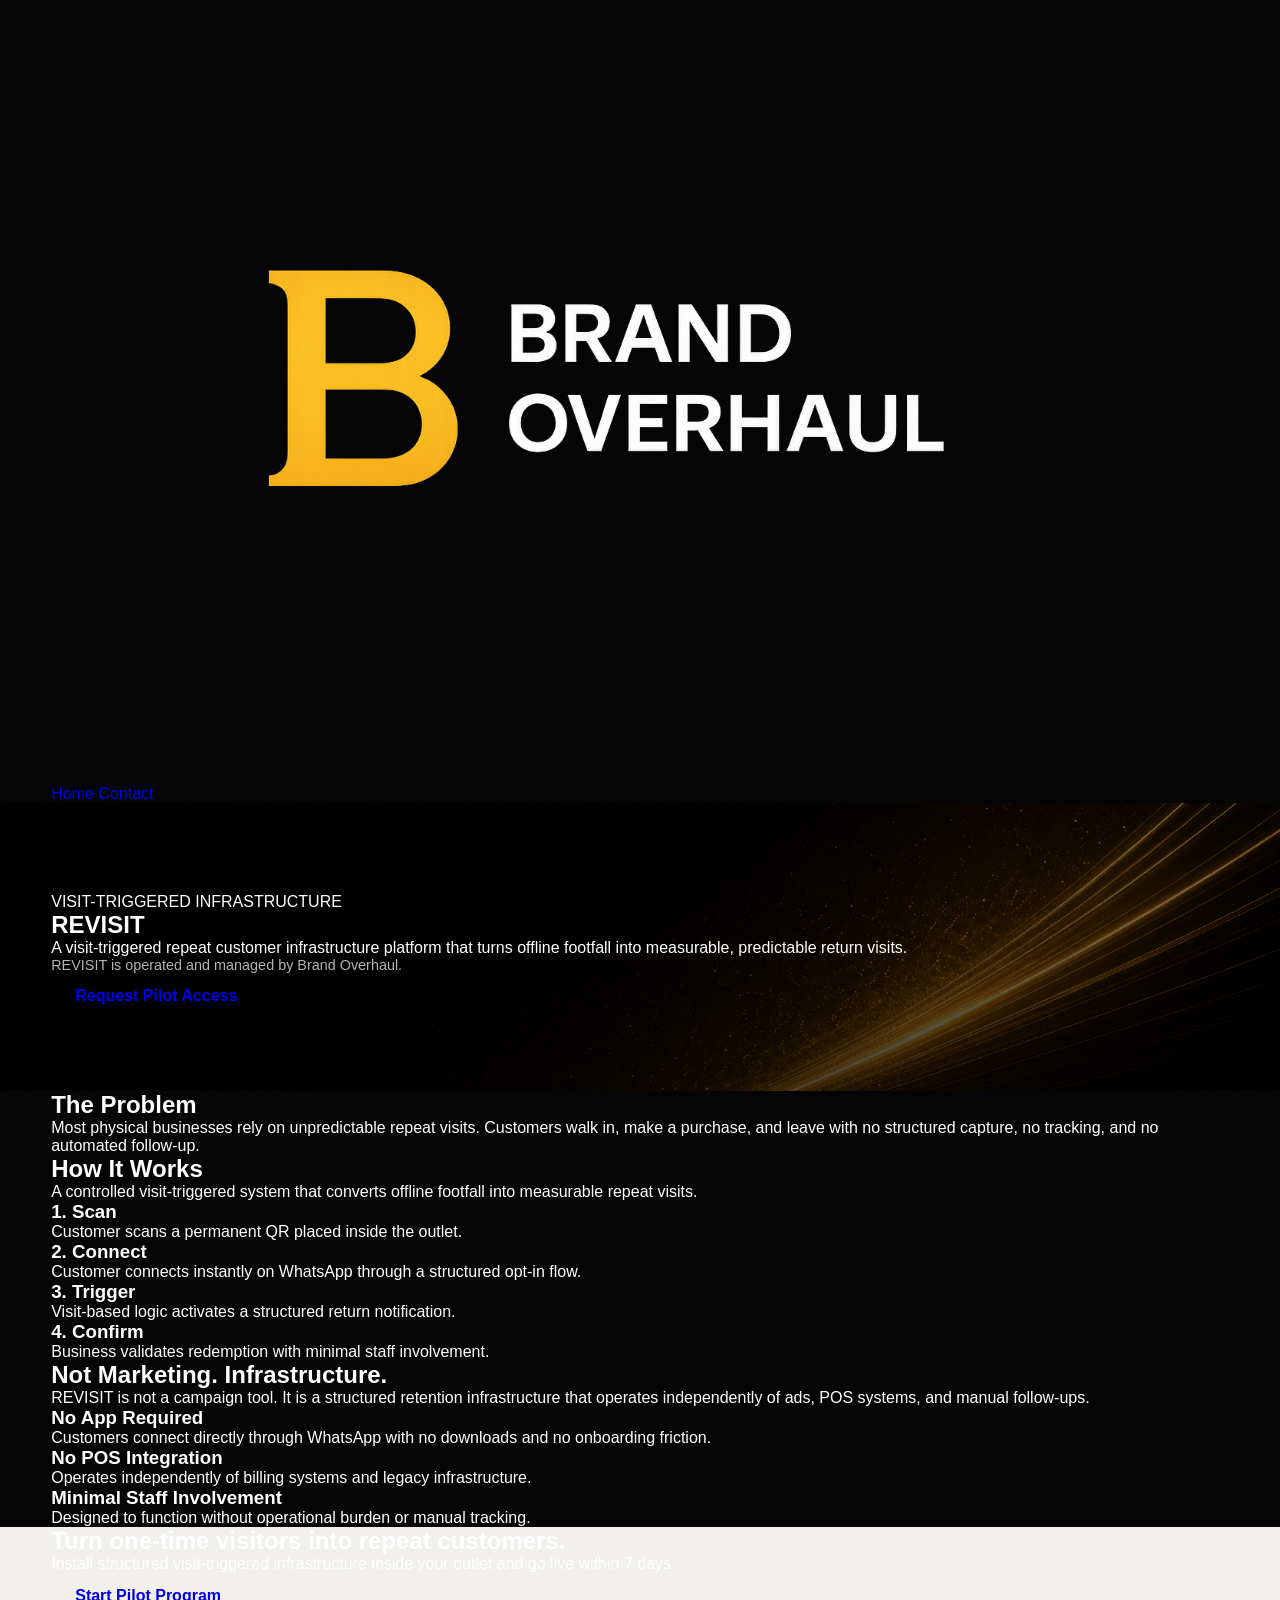
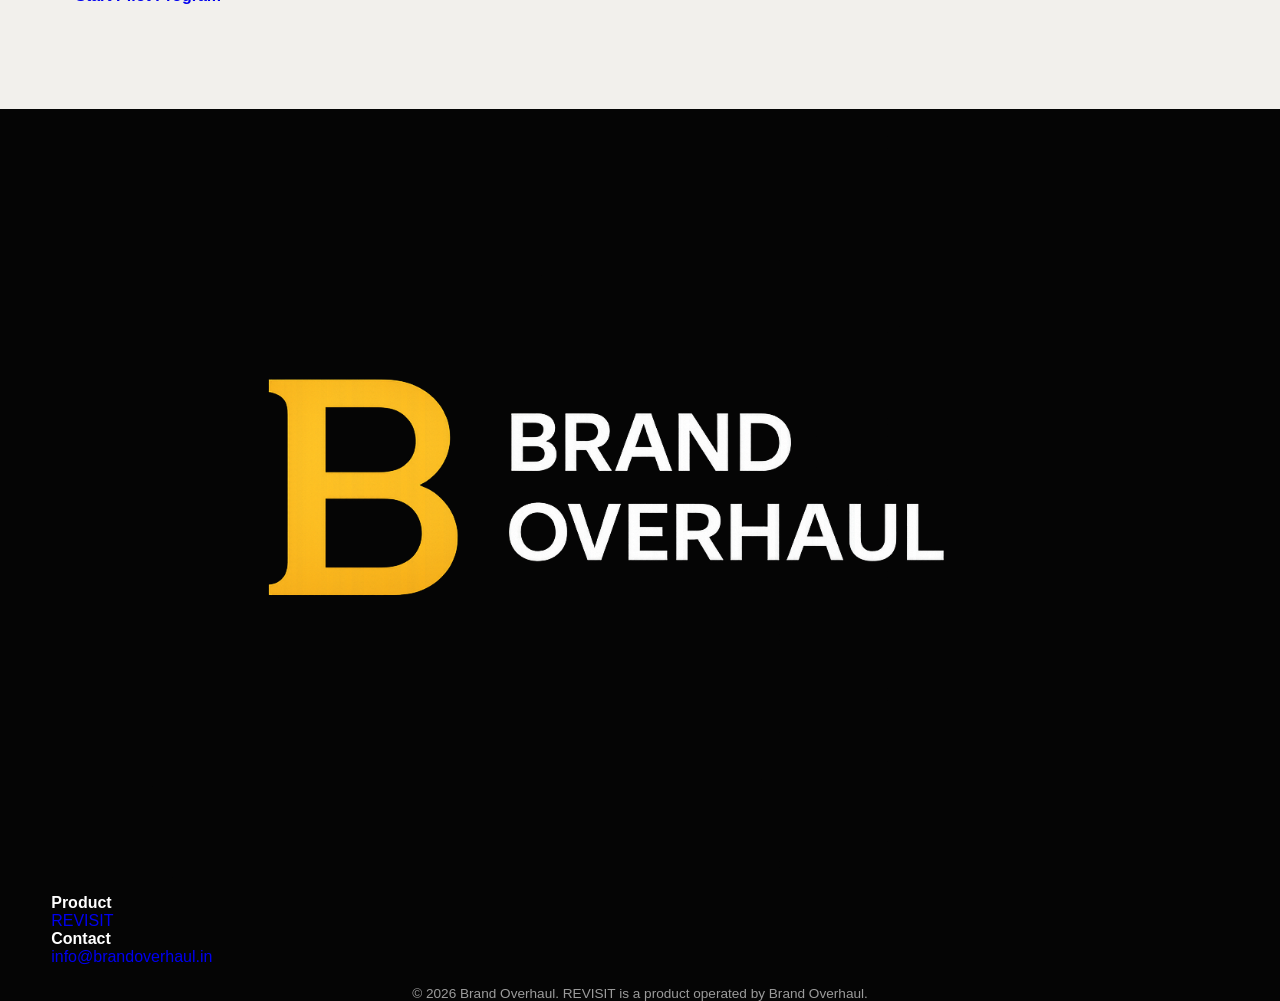
<file: revisit.html>
<!DOCTYPE html>
<html lang="en">
<head>
  <meta charset="UTF-8" />
  <meta name="viewport" content="width=device-width, initial-scale=1.0" />
  <title>REVISIT — Visit-Triggered Infrastructure</title>
  <meta name="description" content="REVISIT is a visit-triggered repeat customer infrastructure platform operated by Brand Overhaul. Built for cafés and retail outlets to increase measurable repeat visits." />
  <link rel="stylesheet" href="styles.css" />
</head>
<body>

  <!-- HEADER -->
  <header class="header">
    <div class="container header__inner">
      <a href="index.html" class="header__logo">
        <img src="assets/logo.png" alt="Brand Overhaul" />
      </a>

      <nav class="header__nav">
        <a href="index.html" class="header__link">Home</a>
        <a href="mailto:info@brandoverhaul.in" class="header__link">Contact</a>
      </nav>
    </div>
  </header>

  <!-- HERO -->
  <section class="hero hero--dark">
    <div class="container hero__inner">

      <p class="hero__eyebrow">
        VISIT-TRIGGERED INFRASTRUCTURE
      </p>

      <h1 class="hero__title">
        REVISIT
      </h1>

      <p class="hero__subtitle">
        A visit-triggered repeat customer infrastructure platform that turns offline footfall into measurable, predictable return visits.
      </p>

      <p class="hero__subtitle hero__subtitle--tight" style="opacity: 0.7; font-size: 0.9rem;">
        REVISIT is operated and managed by Brand Overhaul.
      </p>

      <a href="mailto:info@brandoverhaul.in" class="btn btn--primary">
        Request Pilot Access
      </a>

    </div>
  </section>

  <!-- THE PROBLEM -->
  <section class="section section--tinted problem-section">
    <div class="container text-center">
      
      <h2>The Problem</h2>

      <p class="section__subtitle">
        Most physical businesses rely on unpredictable repeat visits. Customers walk in, make a purchase, and leave with no structured capture, no tracking, and no automated follow-up.
      </p>

    </div>
  </section>

  <!-- HOW IT WORKS -->
  <section class="section how-section">
    <div class="container text-center">

      <h2>How It Works</h2>

      <p class="section__subtitle">
        A controlled visit-triggered system that converts offline footfall into measurable repeat visits.
      </p>

      <div class="glass-grid revisit-steps">

        <div class="glass-card">
          <h3>1. Scan</h3>
          <p>
            Customer scans a permanent QR placed inside the outlet.
          </p>
        </div>

        <div class="glass-card">
          <h3>2. Connect</h3>
          <p>
            Customer connects instantly on WhatsApp through a structured opt-in flow.
          </p>
        </div>

        <div class="glass-card">
          <h3>3. Trigger</h3>
          <p>
            Visit-based logic activates a structured return notification.
          </p>
        </div>

        <div class="glass-card">
          <h3>4. Confirm</h3>
          <p>
            Business validates redemption with minimal staff involvement.
          </p>
        </div>

      </div>

    </div>
  </section>

  <!-- INFRASTRUCTURE POSITIONING -->
  <section class="section hero--dark infra-section">
    <div class="container text-center">

      <h2>Not Marketing. Infrastructure.</h2>

      <p class="section__subtitle infra-subtitle">
        REVISIT is not a campaign tool. It is a structured retention infrastructure that operates independently of ads, POS systems, and manual follow-ups.
      </p>

      <div class="glass-grid infra-grid">

        <div class="glass-card infra-card">
          <h3>No App Required</h3>
          <p>
            Customers connect directly through WhatsApp with no downloads and
            no onboarding friction.
          </p>
        </div>

        <div class="glass-card infra-card">
          <h3>No POS Integration</h3>
          <p>
            Operates independently of billing systems and legacy infrastructure.
          </p>
        </div>

        <div class="glass-card infra-card">
          <h3>Minimal Staff Involvement</h3>
          <p>
            Designed to function without operational burden or manual tracking.
          </p>
        </div>

      </div>

    </div>
  </section>

  <!-- FINAL CTA -->
  <section class="section cta-section">
    <div class="container text-center">

      <h2 class="cta-title">
        Turn one-time visitors into repeat customers.
      </h2>

      <p class="cta-subtitle">
        Install structured visit-triggered infrastructure inside your outlet and go live within 7 days.
      </p>

      <a href="mailto:info@brandoverhaul.in" class="btn btn--dark-cta">
        Start Pilot Program
      </a>

    </div>
  </section>

  <!-- FOOTER -->
  <footer class="footer footer--tight">
    <div class="container footer__grid">

      <div>
        <img src="assets/logo.png" class="footer__logo" alt="Brand Overhaul" />
      </div>

      <div>
        <h4>Product</h4>
        <a href="repeatr.html">REVISIT</a>
      </div>

      <div>
        <h4>Contact</h4>
        <a href="mailto:info@brandoverhaul.in">info@brandoverhaul.in</a>
      </div>

    </div>

    <div style="text-align:center; margin-top:20px; opacity:0.6; font-size:0.85rem;">
      © 2026 Brand Overhaul. REVISIT is a product operated by Brand Overhaul.
    </div>

  </footer>

</body>
</html>
</file>
<file: styles.css>
/* =========================================================
GLOBAL
========================================================= */

*{
  margin:0;
  padding:0;
  box-sizing:border-box;
}

html{
  scroll-behavior:smooth;
}

body{
  font-family:'Barlow',sans-serif;
  background:#050505;
  color:#fff;
  overflow-x:hidden;
}

img{
  max-width:100%;
  display:block;
}

a{
  text-decoration:none;
}

.container{
  width:min(1180px,92%);
  margin:auto;
}

/* =========================================================
NAVBAR
========================================================= */

.navbar{
  position:sticky;
  top:0;
  z-index:1000;
  background:rgba(5,5,5,.88);
  backdrop-filter:blur(12px);
  border-bottom:1px solid rgba(255,255,255,.06);
}

.nav-inner{
  height:92px;
  display:flex;
  align-items:center;
  justify-content:space-between;
}

.logo img{
  width:135px;
}

.nav-links{
  display:flex;
  gap:46px;
}

.nav-links a{
  color:#fff;
  font-size:17px;
  font-weight:500;
  position:relative;
}

.nav-links a.active::after{
  content:'';
  position:absolute;
  left:0;
  bottom:-10px;
  width:100%;
  height:2px;
  background:#f5b12a;
}

/* =========================================================
BUTTONS
========================================================= */

.btn{
  padding:14px 24px;
  border-radius:14px;
  font-weight:600;
  transition:.3s;
  font-size:16px;
  display:inline-flex;
  align-items:center;
  justify-content:center;
}

.btn-primary{
  background:#f5b12a;
  color:#111;
}

.btn-primary:hover{
  transform:translateY(-2px);
}

.btn-outline{
  border:1px solid #f5b12a;
  color:#f5b12a;
}

.btn-dark{
  border:1px solid rgba(255,255,255,.14);
  color:#fff;
}

/* =========================================================
HOMEPAGE HERO
========================================================= */

.hero{
  position:relative;
  overflow:hidden;
  padding:90px 0 72px;

  background-image:
  linear-gradient(
  to bottom,
  rgba(0,0,0,.48),
  rgba(0,0,0,.72)
  ),
  url('assets/hero-bg.png');

  background-size:cover;
  background-position:center right;
  background-repeat:no-repeat;
}

.hero-inner{
  position:relative;
  z-index:2;
}

.hero-content{
  max-width:760px;
}

.eyebrow{
  color:#f5b12a;
  letter-spacing:4px;
  font-size:15px;
  margin-bottom:24px;
}

.hero-heading{
  font-family:'Barlow Condensed',sans-serif;
  font-size:clamp(64px,8vw,102px);
  line-height:.92;
  max-width:920px;
  margin-bottom:28px;
}

.hero-heading span{
  color:#f5b12a;
}

.hero-sub{
  font-size:20px;
  line-height:1.60;
  color:#d1d1d1;
  max-width:700px;
  font-weight:500;
}

.hero-btns{
  display:flex;
  gap:18px;
  margin-top:28px;
}

/* =========================================================
BUSINESS STRIP
========================================================= */

.business-strip{
  padding:48px 0 70px;
  border-top:1px solid rgba(255,255,255,.05);
}

.strip-heading{
  text-align:center;
  color:#f5b12a;
  letter-spacing:4px;
  margin-bottom:42px;
  font-size:15px;
}

.business-grid{
  display:grid;
  grid-template-columns:repeat(6,1fr);
  gap:10px;
}

.business-item{
  text-align:center;
  border-right:1px solid rgba(255,255,255,.08);
  padding:0 10px;
}

.business-item:last-child{
  border-right:none;
}

.business-item img{
  width:42px;
  margin:auto;
  margin-bottom:16px;
}

.business-item p{
  font-size:16px;
  margin-bottom:6px;
}

.business-item span{
  color:#7d7d7d;
  font-size:14px;
}

/* =========================================================
HOMEPAGE REVISIT SECTION
========================================================= */

.revisit-section{
  padding:10px 0 90px;
}

.revisit-card{
  background:#090909;
  border:1px solid rgba(255,255,255,.08);
  border-radius:30px;
  padding:34px;
  display:grid;
  grid-template-columns:1fr 1fr;
  gap:42px;
}

.revisit-image img{
  border-radius:22px;
}

.revisit-content{
  display:flex;
  flex-direction:column;
  justify-content:center;
}

.revisit-content h2{
  font-size:72px;
  margin-bottom:10px;
}

.revisit-content h3{
  font-size:42px;
  line-height:1.12;
  margin-bottom:20px;
}

.revisit-content p{
  font-size:20px;
  line-height:1.8;
  color:#c7c7c7;
}

.revisit-content p + p{
  margin-top:16px;
}

.gold-link{
  margin-top:24px;
  color:#f5b12a;
  font-size:20px;
  font-weight:600;
}

/* =========================================================
WHAT WE BUILD
========================================================= */

.what-we-build{
  background:#f2f0ec;
  padding:90px 0;
  color:#111;
}

.section-label{
  text-align:center;
  color:#d69414;
  letter-spacing:4px;
  margin-bottom:18px;
  font-size:15px;
}

.section-title{
  text-align:center;
  font-size:56px;
  margin-bottom:54px;
  line-height:1.15;
}

.section-title span{
  color:#d69414;
}

.build-grid{
  display:grid;
  grid-template-columns:repeat(3,1fr);
  gap:24px;
}

.build-card{
  background:#f7f5f2;
  border:1px solid rgba(0,0,0,.05);
  border-radius:22px;
  padding:34px;
}

.build-card img{
  width:46px;
  margin-bottom:24px;
}

.build-card h3{
  font-size:30px;
  margin-bottom:18px;
  line-height:1.2;
}

.build-card p{
  font-size:18px;
  line-height:1.8;
  color:#5f5f5f;
}

/* =========================================================
CTA
========================================================= */

.cta-section{
  background:#f2f0ec;
  padding-bottom:90px;
}

.cta-box{
  background:#090909;
  border-radius:26px;
  padding:38px 44px;
  display:flex;
  justify-content:space-between;
  align-items:center;
}

.cta-text{
  font-size:40px;
  font-weight:700;
  max-width:620px;
  line-height:1.2;
}

.cta-text span{
  color:#f5b12a;
}

.cta-buttons{
  display:flex;
  gap:16px;
}

/* =========================================================
FOOTER
========================================================= */

.footer{
  background:#050505;
}

.footer-grid{
  padding:60px 0;
  display:grid;
  grid-template-columns:1.5fr 1fr 1fr;
  gap:60px;
}

.footer-brand img{
  width:135px;
  margin-bottom:24px;
}

.footer-brand p{
  color:#9d9d9d;
  line-height:1.8;
  font-size:18px;
}

.footer-links h4,
.footer-contact h4{
  color:#f5b12a;
  letter-spacing:3px;
  margin-bottom:22px;
  font-size:14px;
}

.footer-links{
  display:flex;
  flex-direction:column;
}

.footer-links a{
  color:#fff;
  margin-bottom:16px;
  font-size:18px;
}

.footer-contact p{
  color:#a9a9a9;
  line-height:1.8;
  margin-bottom:22px;
  font-size:18px;
}

.socials{
  display:flex;
  gap:18px;
  margin-top:28px;
}

.socials a{
  display:flex;
  align-items:center;
  justify-content:center;
  transition:.3s;
}

.socials a:hover{
  transform:translateY(-2px);
}

.socials img{
  width:28px;
  height:28px;
  object-fit:contain;
  opacity:.88;
  transition:.3s;
}

.socials img:hover{
  opacity:1;
}

.footer-bottom{
  border-top:1px solid rgba(255,255,255,.06);
}

.footer-bottom-inner{
  height:80px;
  display:flex;
  justify-content:space-between;
  align-items:center;
}

.footer-bottom p{
  color:#7f7f7f;
  font-size:15px;
}

/* =========================================================
PRODUCT PAGE
========================================================= */

/* HERO */

.revisit-hero{
  position:relative;
  overflow:hidden;
  padding:48px 0 42px;

  background-image:
  linear-gradient(
    90deg,
    rgba(0,0,0,.96) 0%,
    rgba(0,0,0,.92) 26%,
    rgba(0,0,0,.56) 52%,
    rgba(0,0,0,.18) 72%
  ),
  url('assets/revisit-hero-bg.png');

  background-size:cover;
  background-position:right center;
  background-repeat:no-repeat;
  background-color:#050505;
}

.revisit-hero-grid{
  display:grid;
  grid-template-columns:1fr;
  min-height:620px;
  align-items:center;
}

.revisit-hero-content{
  max-width:540px;
  position:relative;
  z-index:2;
}

.revisit-hero-content h1{
  font-family:'Barlow Condensed',sans-serif;
  font-size:72px;
  line-height:.92;
  margin-bottom:18px;
}

.revisit-hero-content h1 span{
  color:#f5b12a;
}

.section-tag{
  color:#f5b12a;
  font-size:15px;
  letter-spacing:5px;
  margin-bottom:22px;
}

.hero-description{
  color:#d0d0d0;
  font-size:20px;
  line-height:1.65;
  margin-bottom:26px;
  max-width:500px;
}

.hero-mini-features{
  display:flex;
  gap:26px;
  margin-top:36px;
  flex-wrap:wrap;
}

.mini-feature{
  text-align:center;
}

.mini-icon{
  width:60px;
  height:60px;
  border:1px solid rgba(245,177,42,.18);
  border-radius:18px;
  display:flex;
  align-items:center;
  justify-content:center;
  margin:auto auto 14px;
  background:rgba(255,255,255,.02);
}

.mini-icon img{
  width:26px;
  height:26px;
  object-fit:contain;
}

.mini-feature p{
  font-size:16px;
  line-height:1.5;
  color:#d2d2d2;
}

/* WHAT IS REVISIT */

.what-is-revisit{
  padding:42px 0;
}

.what-is-grid{
  background:#090909;
  border:1px solid rgba(255,255,255,.06);
  border-radius:30px;
  padding:46px;
  display:grid;
  grid-template-columns:1fr 1fr;
  gap:50px;
}

.what-left h2{
  color:#f5b12a;
  font-size:42px;
  margin-bottom:24px;
  font-family:'Barlow Condensed',sans-serif;
}

.what-left p{
  font-size:24px;
  line-height:1.7;
  color:#d2d2d2;
  margin-bottom:30px;
}

.what-left ul{
  list-style:none;
}

.what-left li{
  position:relative;
  padding-left:30px;
  margin-bottom:18px;
  color:#c6c6c6;
  font-size:18px;
}

.what-left li::before{
  content:'✓';
  position:absolute;
  left:0;
  top:0;
  color:#f5b12a;
  font-weight:700;
}

.what-right{
  display:flex;
  align-items:center;
  justify-content:center;
  gap:26px;
  padding-top:0;
}

.flow-step{
  width:170px;
  text-align:center;
  display:flex;
  flex-direction:column;
  align-items:center;
  justify-content:center;
}

.flow-icon{
  width:68px;
  height:68px;
  display:flex;
  align-items:center;
  justify-content:center;
  margin-bottom:18px;
}

.flow-icon img{
  width:100%;
  height:100%;
  object-fit:contain;
}

.flow-icon-sale img{
  transform:translateY(8px);
}

.flow-step-3{
  transform:translateY(10px);
}

.flow-number{
  width:42px;
  height:42px;
  background:#f5b12a;
  color:#111;
  border-radius:50%;
  display:flex;
  align-items:center;
  justify-content:center;
  font-weight:700;
  font-size:18px;
  margin-bottom:18px;
}

.flow-step p{
  color:#d1d1d1;
  line-height:1.75;
  font-size:17px;
  max-width:160px;
}

.flow-arrow{
  color:#f5b12a;
  font-size:34px;
  margin-top:92px;
}

/* WHY REVISIT */

.why-revisit{
  padding:34px 0;
}

.section-center-title{
  text-align:center;
  color:#f5b12a;
  letter-spacing:5px;
  font-size:15px;
  margin-bottom:34px;
}

.why-grid{
  display:grid;
  grid-template-columns:repeat(4,1fr);
  gap:22px;
}

.why-card{
  background:#090909;
  border:1px solid rgba(255,255,255,.06);
  border-radius:26px;
  padding:34px 26px;
  text-align:center;
}

.why-icon{
  width:54px;
  height:54px;
  margin:auto auto 18px;
}

.why-icon img{
  width:100%;
  height:100%;
  object-fit:contain;
}

.why-card h3{
  font-size:28px;
  margin-bottom:14px;
  line-height:1.2;
  min-height:68px;
}

.why-card p{
  color:#bcbcbc;
  line-height:1.7;
  font-size:17px;
}

/* HOW IT WORKS */

.how-it-works{
  padding:36px 0;
}

.steps-grid{
  display:grid;
  grid-template-columns:repeat(3,1fr);
  gap:22px;
}

.step-card{
  background:#090909;
  border:1px solid rgba(245,177,42,.16);
  border-radius:24px;
  padding:28px;
}

.step-number{
  width:40px;
  height:40px;
  background:#f5b12a;
  color:#111;
  border-radius:50%;
  display:flex;
  align-items:center;
  justify-content:center;
  font-weight:700;
  margin-bottom:18px;
}

.step-icon{
  width:56px;
  height:56px;
  margin-bottom:18px;
}

.step-icon img{
  width:100%;
  height:100%;
  object-fit:contain;
}

.step-card h3{
  font-size:28px;
  margin-bottom:14px;
}

.step-card p{
  color:#c3c3c3;
  line-height:1.7;
  font-size:17px;
}

/* WHO IT'S FOR */

.who-its-for{
  padding:36px 0 70px;
}

.industry-grid{
  display:grid;
  grid-template-columns:repeat(6,1fr);
  gap:18px;
}

.industry-card{
  background:#090909;
  border:1px solid rgba(255,255,255,.06);
  border-radius:22px;
  padding:28px 16px;
  text-align:center;
}

.industry-card img{
  width:52px;
  height:52px;
  object-fit:contain;
  margin:auto auto 16px;
}

.industry-card p{
  font-size:18px;
}

/* PRODUCT CTA */

.products-cta{
  padding-bottom:70px;
}

.cta-box-products{
  background:#090909;
  border-radius:30px;
  padding:40px 44px;
  display:flex;
  align-items:center;
  justify-content:space-between;
  gap:40px;
}

.cta-left{
  display:flex;
  align-items:center;
  gap:28px;
}

.cta-left img{
  width:160px;
  border-radius:18px;
}

.cta-left h2{
  font-size:54px;
  line-height:1.05;
  margin-bottom:14px;
}

.cta-left h2 span{
  color:#f5b12a;
}

.cta-left p{
  color:#bdbdbd;
  font-size:22px;
}

.cta-box-products .btn{
  min-width:180px;
  min-height:64px;
  font-size:18px;
}

/* =========================================================
TABLET
========================================================= */

@media(max-width:1100px){

  .why-grid,
  .steps-grid,
  .industry-grid,
  .what-is-grid,
  .build-grid,
  .business-grid,
  .footer-grid,
  .revisit-card{
    grid-template-columns:1fr;
  }

  .nav-links{
    display:none;
  }

  .cta-box,
  .cta-box-products{
    flex-direction:column;
    align-items:flex-start;
  }

  .what-right{
    flex-direction:column;
    align-items:center;
  }

  .flow-arrow{
    transform:rotate(90deg);
    margin-top:0;
  }

  .footer-grid{
    gap:40px;
  }
}

/* =========================================================
MOBILE
========================================================= */

@media(max-width:768px){

  .nav-inner{
    height:84px;
  }

  .logo img{
    width:110px;
  }

  .btn{
    padding:14px 20px;
    font-size:15px;
  }

  .revisit-hero{
    padding:34px 0 28px;

    background-image:
    linear-gradient(
      to bottom,
      rgba(0,0,0,.88),
      rgba(0,0,0,.94)
    ),
    url('assets/revisit-hero-bg.png');

    background-size:cover;
    background-position:68% center;
  }

  .revisit-hero-content{
    max-width:100%;
  }

  .revisit-hero-content h1{
    font-size:52px;
    line-height:.94;
    margin-bottom:16px;
  }

  .hero-description{
    font-size:18px;
    line-height:1.7;
    margin-bottom:22px;
  }

  .hero-mini-features{
    gap:18px;
    margin-top:28px;
  }

  .mini-feature{
    width:calc(50% - 10px);
  }

  .mini-icon{
    width:54px;
    height:54px;
  }

  .mini-feature p{
    font-size:15px;
  }

  .what-is-grid{
    padding:28px;
    gap:34px;
  }

  .what-left h2{
    font-size:34px;
  }

  .what-left p{
    font-size:19px;
  }

  .what-right{
    flex-direction:column;
    align-items:center;
    gap:22px;
  }

  .flow-arrow{
    transform:rotate(90deg);
    margin-top:0;
  }

  .flow-step{
    width:100%;
  }

  .flow-step p{
    max-width:240px;
  }

  .why-grid,
  .steps-grid,
  .industry-grid,
  .business-grid,
  .build-grid,
  .footer-grid,
  .revisit-card{
    grid-template-columns:1fr;
  }

  .why-card h3,
  .step-card h3{
    font-size:24px;
    min-height:auto;
  }

  .cta-box-products{
    padding:28px;
  }

  .cta-left{
    flex-direction:column;
    align-items:flex-start;
    gap:22px;
  }

  .cta-left img{
    width:100%;
    max-width:220px;
  }

  .cta-left h2{
    font-size:38px;
    line-height:1.08;
  }

  .cta-left p{
    font-size:18px;
  }

  .cta-box-products .btn{
    width:100%;
  }

  .footer-bottom-inner{
    height:auto;
    flex-direction:column;
    gap:10px;
    padding:22px 0;
    text-align:center;
  }

}


/* =========================================================
CONTACT PAGE
========================================================= */

/* HERO */

.contact-hero{
  position:relative;
  overflow:hidden;
  min-height:620px;

  background-image:
  linear-gradient(
    90deg,
    rgba(0,0,0,.96) 0%,
    rgba(0,0,0,.90) 24%,
    rgba(0,0,0,.56) 52%,
    rgba(0,0,0,.18) 74%
  ),
  url('assets/contact-hero.png');

  background-size:cover;
  background-position:center right;
  background-repeat:no-repeat;

  border-bottom:1px solid rgba(255,255,255,.06);
}

.contact-hero-grid{
  min-height:620px;
  display:flex;
  align-items:center;
}

.contact-hero-content{
  max-width:520px;
  position:relative;
  z-index:2;
}

.contact-hero-content h1{
  font-family:'Barlow Condensed',sans-serif;
  font-size:68px;
  line-height:.92;
  margin-bottom:20px;
}

.contact-hero-content h1 span{
  color:#f5b12a;
}

.contact-hero-content p{
  color:#d0d0d0;
  font-size:18px;
  line-height:1.75;
  max-width:500px;
}

.contact-hero-features{
  display:flex;
  align-items:center;
  gap:24px;
  margin-top:30px;
}

.contact-feature{
  display:flex;
  align-items:flex-start;
  gap:14px;
}

.contact-feature-icon{
  width:54px;
  height:54px;
  border:1px solid rgba(245,177,42,.16);
  border-radius:16px;
  display:flex;
  align-items:center;
  justify-content:center;
  background:rgba(255,255,255,.02);
  flex-shrink:0;
}

.contact-feature-icon img{
  width:24px;
  height:24px;
  object-fit:contain;
}

.contact-feature h4{
  font-size:20px;
  margin-bottom:4px;
}

.contact-feature span{
  color:#bdbdbd;
  line-height:1.7;
  font-size:15px;
}

.contact-feature-divider{
  width:1px;
  height:60px;
  background:rgba(255,255,255,.08);
}

/* CONTACT MAIN */

.contact-main{
  padding:46px 0 30px;
}

.contact-main-grid{
  display:grid;
  grid-template-columns:1.08fr .92fr;
  gap:24px;
}

.contact-form-box,
.contact-info-box{
  background:#090909;
  border:1px solid rgba(255,255,255,.06);
  border-radius:28px;
  padding:32px;
}

.contact-form-box h2,
.contact-info-box h2{
  font-family:'Barlow Condensed',sans-serif;
  font-size:42px;
  margin-bottom:22px;
  line-height:.95;
}

.contact-row{
  display:grid;
  grid-template-columns:1fr 1fr;
  gap:16px;
}

.input-group{
  margin-bottom:18px;
}

.input-group label{
  display:block;
  margin-bottom:8px;
  color:#e4e4e4;
  font-size:15px;
}

.input-group input,
.input-group select,
.input-group textarea{
  width:100%;
  background:#0d0d0d;
  border:1px solid rgba(255,255,255,.06);
  border-radius:16px;
  padding:15px 16px;
  color:#fff;
  font-size:15px;
  font-family:'Barlow',sans-serif;
  outline:none;
}

/* DROPDOWN FIX */

.input-group select{
  appearance:none;
  -webkit-appearance:none;
  -moz-appearance:none;

  background-image:url("data:image/svg+xml,%3Csvg xmlns='http://www.w3.org/2000/svg' width='18' height='18' fill='white' viewBox='0 0 16 16'%3E%3Cpath fill-rule='evenodd' d='M1.646 5.646a.5.5 0 0 1 .708 0L8 11.293l5.646-5.647a.5.5 0 0 1 .708.708l-6 6a.5.5 0 0 1-.708 0l-6-6a.5.5 0 0 1 0-.708z'/%3E%3C/svg%3E");

  background-repeat:no-repeat;
  background-position:right 16px center;
  background-size:15px;
  padding-right:44px;
}

.input-group textarea{
  min-height:140px;
  resize:none;
}

.input-group input::placeholder,
.input-group textarea::placeholder{
  color:#7f7f7f;
}

.contact-form-box .btn{
  margin-top:6px;
  min-width:200px;
  min-height:56px;
  font-size:16px;
}

/* CONTACT INFO */

.contact-info-sub{
  color:#bdbdbd;
  font-size:16px;
  line-height:1.7;
  margin-bottom:26px;
}

.contact-info-item{
  display:flex;
  align-items:flex-start;
  gap:16px;
  padding:18px 0;
  border-bottom:1px solid rgba(255,255,255,.06);
}

.contact-info-item:last-child{
  border-bottom:none;
  padding-bottom:0;
}

.contact-info-icon{
  width:56px;
  height:56px;
  border:1px solid rgba(245,177,42,.16);
  border-radius:16px;
  display:flex;
  align-items:center;
  justify-content:center;
  flex-shrink:0;
}

.contact-info-icon img{
  width:24px;
  height:24px;
  object-fit:contain;
}

.contact-info-item h4{
  font-size:18px;
  margin-bottom:4px;
}

.contact-info-item p{
  color:#fff;
  font-size:15px;
  margin-bottom:2px;
  line-height:1.7;
}

.contact-info-item span{
  display:block;
  color:#9e9e9e;
  line-height:1.7;
  font-size:14px;
  margin-top:2px;
}

.contact-link{
  display:inline-block;
  color:#fff;
  font-size:15px;
  margin-bottom:2px;
}

/* WHY REACH OUT */

.contact-reasons{
  padding:26px 0 46px;
}

.contact-reasons-grid{
  display:grid;
  grid-template-columns:1fr 1fr;
  gap:28px;
  align-items:center;
}

.contact-reasons-content h2{
  font-size:58px;
  line-height:.96;
  margin-bottom:18px;
  max-width:460px;
}

.contact-reasons-content h2 span{
  color:#f5b12a;
}

.contact-reasons-content p{
  color:#bdbdbd;
  font-size:18px;
  line-height:1.8;
  max-width:500px;
}

.contact-cards-grid{
  display:grid;
  grid-template-columns:1fr 1fr;
  gap:18px;
}

.contact-card{
  background:#090909;
  border:1px solid rgba(255,255,255,.06);
  border-radius:24px;
  padding:24px;
}

.contact-card img{
  width:38px;
  height:38px;
  object-fit:contain;
  margin-bottom:18px;
}

.contact-card h3{
  font-size:24px;
  margin-bottom:10px;
  line-height:1.2;
}

.contact-card p{
  color:#b6b6b6;
  line-height:1.7;
  font-size:15px;
}

/* CTA */

.contact-cta{
  padding-bottom:60px;
}

.contact-cta-box{
  background:#090909;
  border-radius:30px;
  padding:30px 34px;
  display:flex;
  align-items:center;
  justify-content:space-between;
  gap:28px;
}

.contact-cta-left{
  display:flex;
  align-items:center;
  gap:24px;
}

.contact-cta-left img{
  width:130px;
  height:130px;
  object-fit:cover;
  border-radius:18px;
  flex-shrink:0;
}

.contact-cta-left h2{
  font-size:52px;
  line-height:.98;
  margin-bottom:10px;
}

.contact-cta-left p{
  color:#c2c2c2;
  font-size:17px;
  line-height:1.7;
}

.contact-cta-box .btn{
  min-width:170px;
  min-height:56px;
  font-size:16px;
}

/* FOOTER COMPACT FIX */

.footer-grid{
  padding:50px 0;
  display:grid;
  grid-template-columns:1.2fr .7fr .8fr;
  gap:34px;
}

.footer-brand p{
  max-width:420px;
}

/* =========================================================
CONTACT PAGE TABLET
========================================================= */

@media(max-width:1100px){

  .contact-main-grid,
  .contact-reasons-grid{
    grid-template-columns:1fr;
  }

  .contact-cards-grid{
    grid-template-columns:1fr 1fr;
  }

  .contact-hero{
    min-height:auto;
    padding:80px 0;
  }

  .contact-hero-grid{
    min-height:auto;
  }

  .contact-cta-box{
    flex-direction:column;
    align-items:flex-start;
  }

}

/* =========================================================
CONTACT PAGE MOBILE
========================================================= */

@media(max-width:768px){

  .contact-hero{
    padding:64px 0;

    background-image:
    linear-gradient(
      to bottom,
      rgba(0,0,0,.92),
      rgba(0,0,0,.96)
    ),
    url('assets/contact-hero.png');

    background-size:cover;
    background-position:68% center;
  }

  .contact-hero-content h1{
    font-size:54px;
    line-height:.94;
  }

  .contact-hero-content p{
    font-size:17px;
  }

  .contact-hero-features{
    flex-direction:column;
    align-items:flex-start;
    gap:20px;
  }

  .contact-feature-divider{
    display:none;
  }

  .contact-feature h4{
    font-size:18px;
  }

  .contact-feature span{
    font-size:14px;
  }

  .contact-main{
    padding:40px 0 24px;
  }

  .contact-form-box,
  .contact-info-box{
    padding:24px;
    border-radius:24px;
  }

  .contact-form-box h2,
  .contact-info-box h2{
    font-size:38px;
  }

  .contact-row{
    grid-template-columns:1fr;
  }

  .contact-reasons{
    padding:30px 0 40px;
  }

  .contact-reasons-content h2{
    font-size:46px;
  }

  .contact-reasons-content p{
    font-size:17px;
  }

  .contact-cards-grid{
    grid-template-columns:1fr;
  }

  .contact-card{
    padding:22px;
  }

  .contact-card h3{
    font-size:22px;
  }

  .contact-cta-box{
    padding:24px;
  }

  .contact-cta-left{
    flex-direction:column;
    align-items:flex-start;
  }

  .contact-cta-left img{
    width:100%;
    max-width:200px;
    height:auto;
  }

  .contact-cta-left h2{
    font-size:42px;
    line-height:1;
  }

  .contact-cta-left p{
    font-size:16px;
  }

  .contact-cta-box .btn{
    width:100%;
  }

}
/* =========================================================
FINAL CONTACT + NAV FIXES
========================================================= */

/* NAVBAR ALIGNMENT */

.nav-inner{
  justify-content:flex-start;
  gap:80px;
}

.nav-links{
  margin-left:auto;
}

/* FORM NOTE */

.form-note{
  margin-top:14px;
  margin-left:4px;
  font-size:12px;
  color:#8f8f8f;
  font-style:italic;
  letter-spacing:.2px;
  line-height:1.6;
}

/* BUTTON IMPROVEMENTS */

.contact-form-box .btn{
  margin-top:10px;
  transition:.3s;
}

.contact-form-box .btn:disabled{
  opacity:1;
  cursor:not-allowed;
}

/* INPUT FOCUS */

.input-group input:focus,
.input-group textarea:focus,
.input-group select:focus{
  border-color:rgba(245,177,42,.5);
  box-shadow:0 0 0 1px rgba(245,177,42,.12);
}

/* MOBILE NAV FIX */

@media(max-width:768px){

  .nav-inner{
    justify-content:space-between;
    gap:0;
  }

}
/* =========================================================
DESKTOP NAV CENTER FIX
========================================================= */

@media(min-width:1101px){

  .nav-inner{
    display:grid;
    grid-template-columns:140px 1fr 140px;
    align-items:center;
  }

  .nav-links{
    justify-self:center;
    margin-left:0;
  }

}

/* =========================================================
FINAL MOBILE OPTIMIZATION
========================================================= */

.menu-toggle{
  display:none;
  width:52px;
  height:52px;
  border:1px solid rgba(245,177,42,.22);
  border-radius:16px;
  background:rgba(255,255,255,.02);
  align-items:center;
  justify-content:center;
  flex-direction:column;
  gap:5px;
  cursor:pointer;
  transition:.3s;
}

.menu-toggle span{
  width:20px;
  height:2px;
  background:#f5b12a;
  border-radius:10px;
}

.mobile-menu{
  position:fixed;
  inset:0;
  background:rgba(5,5,5,.98);
  backdrop-filter:blur(18px);
  z-index:9999;

  display:flex;
  align-items:center;
  justify-content:center;

  opacity:0;
  visibility:hidden;
  pointer-events:none;

  transition:.35s ease;
}

.mobile-menu.active{
  opacity:1;
  visibility:visible;
  pointer-events:auto;
}

.mobile-menu-inner{
  display:flex;
  flex-direction:column;
  align-items:center;
  gap:30px;
}

.mobile-menu-inner a{
  color:#fff;
  font-size:32px;
  font-weight:600;
  transition:.3s;
}

.mobile-menu-inner a:hover{
  color:#f5b12a;
}

.mobile-menu-cta{
  margin-top:14px;
  border:1px solid #f5b12a;
  border-radius:18px;
  padding:16px 28px;
  color:#f5b12a !important;
}

/* =========================================================
MOBILE REFINEMENT
========================================================= */

@media(max-width:768px){

  /* NAVBAR */

  .navbar{
    background:rgba(5,5,5,.94);
  }

  .nav-inner{
    height:78px;
  }

  .nav-links{
    display:none;
  }

  .navbar .btn{
    display:none;
  }

  .menu-toggle{
    display:flex;
  }

  .logo img{
    width:102px;
  }

  /* GLOBAL SPACING */

  .container{
    width:min(100%,92%);
  }

  /* HERO */

  .hero{
    padding:56px 0 54px;
    background-position:72% center;
  }

  .hero-heading{
    font-size:52px;
    line-height:.92;
    margin-bottom:20px;
  }

  .hero-sub{
    font-size:17px;
    line-height:1.7;
  }

  .hero-btns{
    flex-direction:column;
    gap:14px;
  }

  .hero-btns .btn{
    width:100%;
  }

  /* BUSINESS GRID */

  .business-grid{
    grid-template-columns:1fr 1fr;
    gap:0;
    border:1px solid rgba(255,255,255,.06);
    border-radius:24px;
    overflow:hidden;
  }

  .business-item{
    padding:28px 12px;
    border-right:none;
    border-bottom:1px solid rgba(255,255,255,.06);
  }

  .business-item:nth-child(odd){
    border-right:1px solid rgba(255,255,255,.06);
  }

  .business-item:nth-last-child(-n+2){
    border-bottom:none;
  }

  /* REVISIT CARD */

  .revisit-section{
    padding:12px 0 64px;
  }

  .revisit-card{
    padding:22px;
    border-radius:24px;
    gap:28px;
  }

  .revisit-content h2{
    font-size:52px;
  }

  .revisit-content h3{
    font-size:30px;
  }

  .revisit-content p{
    font-size:17px;
    line-height:1.75;
  }

  .gold-link{
    font-size:17px;
  }

  /* WHAT WE BUILD */

  .what-we-build{
    padding:70px 0;
  }

  .section-title{
    font-size:38px;
    margin-bottom:38px;
  }

  .build-card{
    padding:26px;
  }

  .build-card h3{
    font-size:26px;
  }

  .build-card p{
    font-size:16px;
  }

  /* CTA */

  .cta-box{
    padding:28px 24px;
    gap:24px;
    border-radius:24px;
  }

  .cta-text{
    font-size:32px;
  }

  .cta-buttons{
    width:100%;
    flex-direction:column;
  }

  .cta-buttons .btn{
    width:100%;
  }

  /* PRODUCTS HERO */

  .revisit-hero{
    padding:24px 0 36px;
  }

  .revisit-hero-grid{
    min-height:auto;
  }

  .revisit-hero-content h1{
    font-size:48px;
  }

  .hero-mini-features{
    gap:14px;
  }

  .mini-feature{
    width:calc(50% - 7px);
  }

  /* WHAT IS REVISIT */

  .what-is-grid{
    padding:24px;
    border-radius:24px;
  }

  .what-left p{
    font-size:18px;
  }

  .what-left li{
    font-size:16px;
  }

  /* WHY GRID */

  .why-card{
    padding:28px 22px;
  }

  .why-card h3{
    font-size:24px;
  }

  .why-card p{
    font-size:16px;
  }

  /* STEPS */

  .step-card{
    padding:24px;
  }

  .step-card h3{
    font-size:24px;
  }

  .step-card p{
    font-size:16px;
  }

  /* INDUSTRIES */

  .industry-grid{
    grid-template-columns:1fr 1fr;
  }

  .industry-card{
    padding:24px 12px;
  }

  .industry-card p{
    font-size:16px;
  }

  /* PRODUCT CTA */

  .cta-box-products{
    padding:24px;
    border-radius:24px;
  }

  .cta-left h2{
    font-size:34px;
  }

  .cta-left p{
    font-size:17px;
  }

  /* CONTACT HERO */

  .contact-hero{
    padding:48px 0;
  }

  .contact-hero-content h1{
    font-size:48px;
  }

  /* CONTACT */

  .contact-form-box,
  .contact-info-box{
    padding:22px;
  }

  .contact-form-box h2,
  .contact-info-box h2{
    font-size:34px;
  }

  .contact-reasons-content h2{
    font-size:40px;
  }

  .contact-card{
    padding:22px;
  }

  .contact-cta-left h2{
    font-size:36px;
  }

  /* FOOTER */

  .footer-grid{
    grid-template-columns:1fr;
    gap:36px;
    padding:44px 0;
  }

  .footer-brand p,
  .footer-contact p{
    font-size:16px;
  }

  .footer-links a{
    font-size:16px;
  }

  .footer-bottom-inner{
    gap:8px;
  }

  .footer-bottom p{
    font-size:13px;
  }

}

/* =========================================================
SMALL MOBILE
========================================================= */

@media(max-width:480px){

  .hero-heading,
  .revisit-hero-content h1,
  .contact-hero-content h1{
    font-size:44px;
  }

  .section-title,
  .cta-text,
  .contact-reasons-content h2{
    font-size:32px;
  }

  .revisit-content h3,
  .cta-left h2,
  .contact-cta-left h2{
    font-size:28px;
  }

}
</file>
